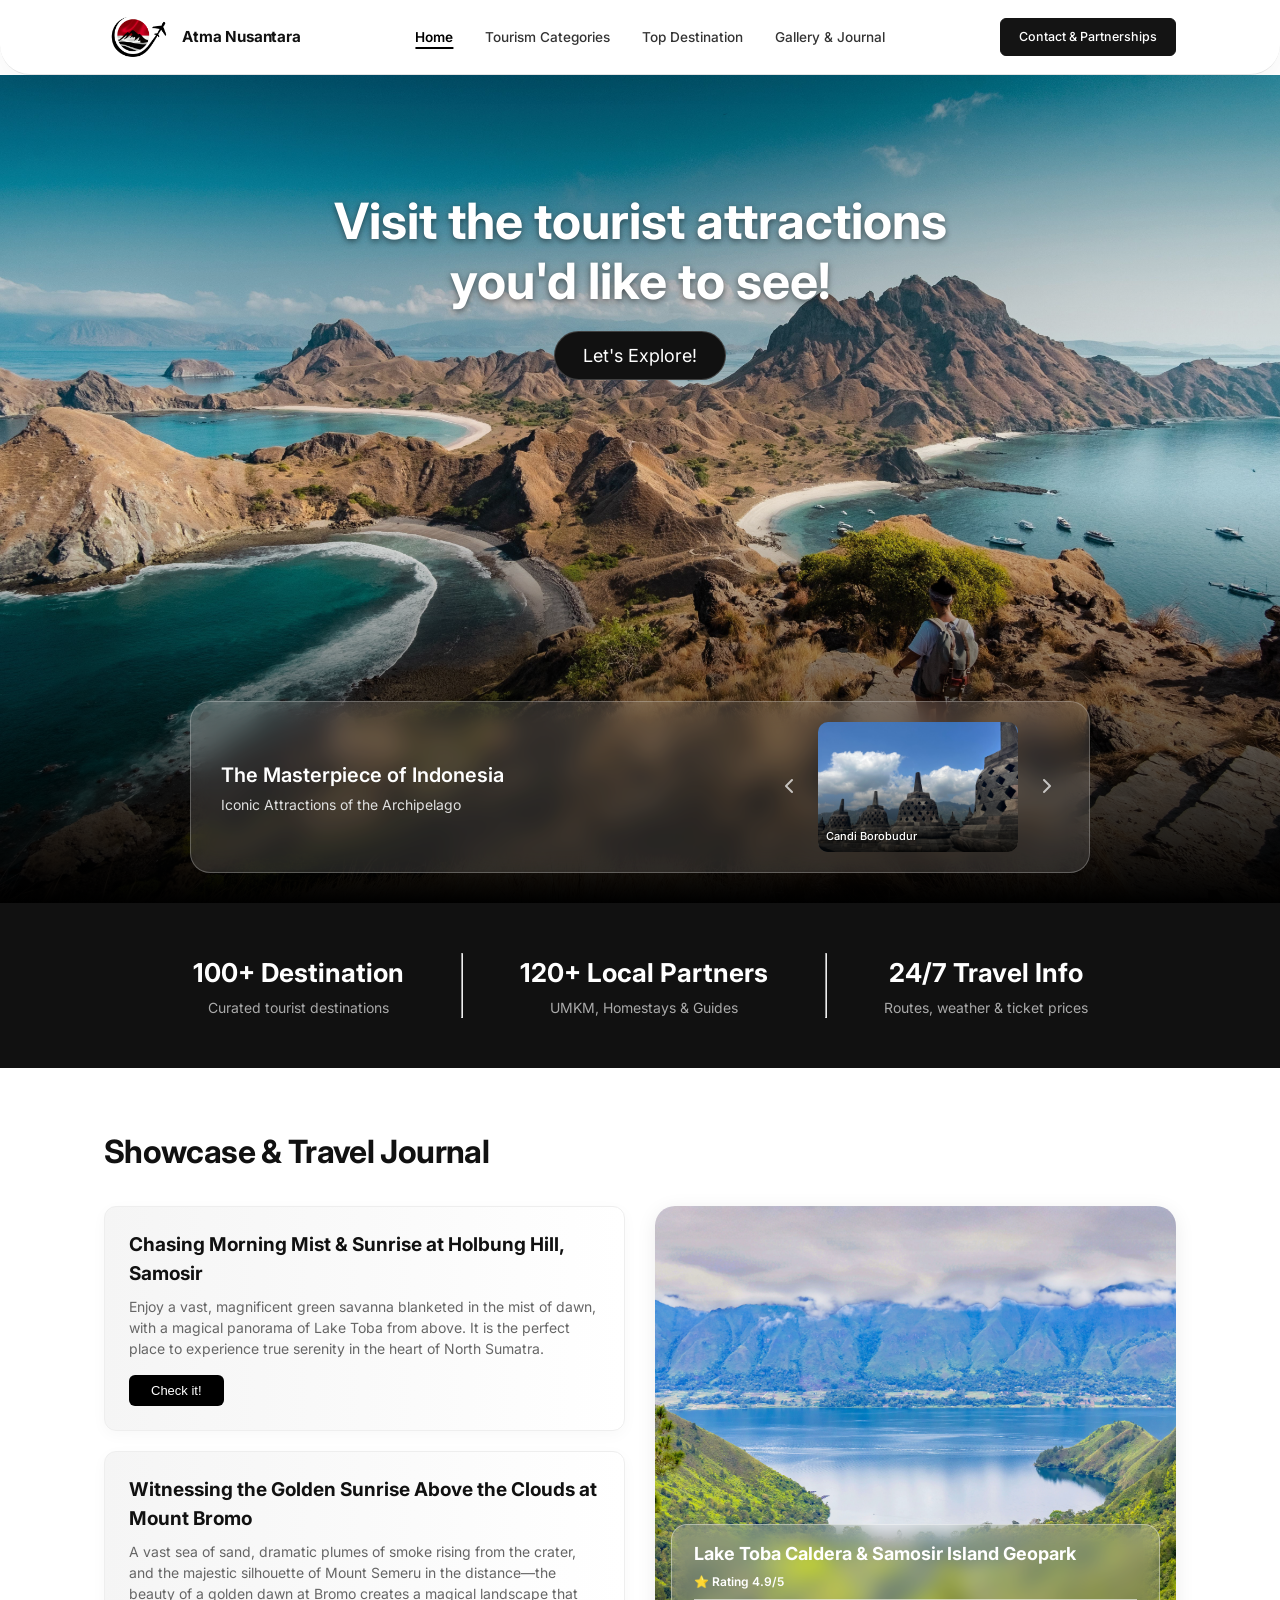
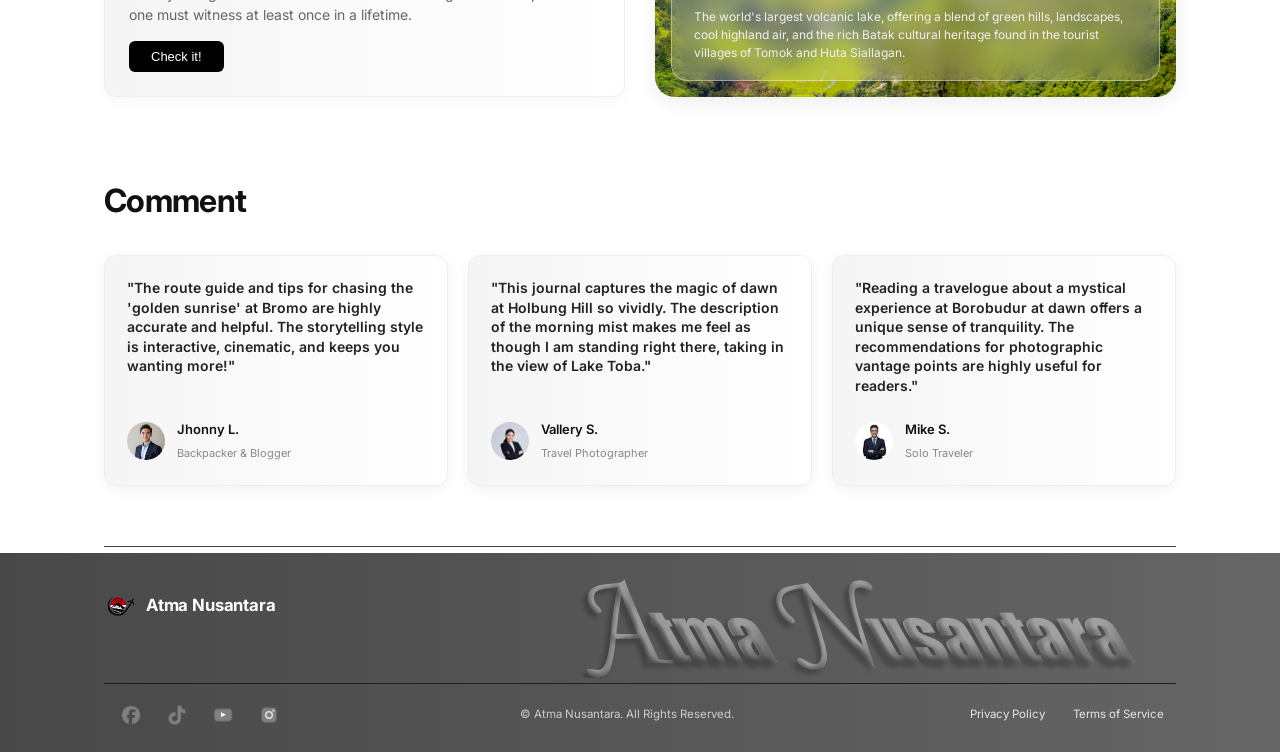
<file: index.html>
<!DOCTYPE html>
<html lang="id">

<head>
    <meta charset="UTF-8">
    <meta name="viewport" content="width=device-width, initial-scale=1.0, maximum-scale=1.0, user-scalable=no">
    <title>Home - Atma Nusantara</title>
    <link rel="stylesheet" href="assets/css/global.css?v=1.2">
    <link rel="stylesheet" href="assets/css/home.css">
    <!-- FontAwesome untuk ikon media sosial -->
    <link rel="stylesheet" href="https://cdnjs.cloudflare.com/ajax/libs/font-awesome/6.4.0/css/all.min.css">
    <link rel="icon" type="image/png" href="assets/icon/logo.png">
</head>

<body>

    <!-- Header & Navigation -->
    <header class="navbar">
    <div class="container nav-container">
      <a href="index.html" class="brand">
        <div class="brand-logo">
          <img src="assets/icon/logo.png" alt="logo-icon" width="70px" height="70px">
        </div>
        <span class="brand-name">Atma Nusantara</span>
      </a>

      <nav class="nav-links">
        <a href="index.html" class="active">Home</a>
        <a href="category.html">Tourism Categories</a>
        <a href="top-destination.html">Top Destination</a>
        <a href="gallery-journal.html">Gallery &amp; Journal</a>
      </nav>

      <div class="nav-cta">
        <a href="contact-partnership.html" class="btn-nav btn-dark">Contact &amp; Partnerships</a>
      </div>
      <!-- Mobile Hamburger Button -->
      <button class="menu-toggle" id="menuToggle" aria-label="Open Mobile Menu">
        <span></span>
        <span></span>
        <span></span>
      </button>
    </div>
  </header>

  <!-- Mobile Drawer Menu & Overlay -->
  <div class="menu-overlay" id="menuOverlay"></div>
  <aside class="mobile-menu" id="mobileMenu" aria-label="Mobile Navigation">
    <button class="menu-close" id="menuClose" aria-label="Close Mobile Menu">&times;</button>
    <nav class="mobile-nav-links">
      <a href="index.html" class="active">Home</a>
      <a href="category.html">Tourism Categories</a>
      <a href="top-destination.html">Top Destination</a>
      <a href="gallery-journal.html">Gallery &amp; Journal</a>
      <div class="mobile-nav-divider"></div>
      <a href="contact-partnership.html">Contact &amp; Partnership</a>
    </nav>
  </aside>

    <!-- Main Section -->
    <section id="home" class="main-section">
        <img src="assets/image/new/home/cover/cover-home.jpg" alt="View Cover" class="main-bg-img">
        <div class="main-overlay"></div>
        <div class="main-content">
            <h1>Visit the tourist attractions <br>you'd like to see!</h1>
            <a href="#showcase" class="main-btn-explore">Let's Explore!</a>
        </div>

        <!-- Highlight Gallery -->
        <div class="highlight-gallery">
            <div class="highlight-gallery-text">
                <h3>The Masterpiece of Indonesia</h3>
                <p>Iconic Attractions of the Archipelago</p>
            </div>
            <div class="highlight-gallery-slider">
                <button class="slider-btn prev" aria-label="Previous"><i class="fa-solid fa-chevron-left"></i></button>
                <div class="slider-img-card">
                    <img src="assets/image/new/home/iconic/borobudur.jpg" alt="Candi Borobudur">
                    <span>Candi Borobudur</span>
                </div>
                <button class="slider-btn next" aria-label="Next"><i class="fa-solid fa-chevron-right"></i></button>
            </div>
        </div>
    </section>

    <!-- Info Stats Bar -->
    <section class="stats-section">
        <div class="stats-container">
            <div class="stat-card">
                <h3>100+ Destination</h3>
                <p>Curated tourist destinations</p>
            </div>
            <hr>
            <div class="stat-card">
                <h3>120+ Local Partners</h3>
                <p>UMKM, Homestays &amp; Guides</p>
            </div>
            <hr>
            <div class="stat-card">
                <h3>24/7 Travel Info</h3>
                <p>Routes, weather &amp; ticket prices</p>
            </div>
        </div>
    </section>

    <!-- Showcase & Travel Journal Section -->
    <section id="showcase" class="showcase-section">
        <div class="container">
            <h2 class="section-title">Showcase &amp; Travel Journal</h2>
            <div class="showcase-grid">
                <div class="journal-left">
                    <div class="journal-card">
                        <h4>Chasing Morning Mist &amp; Sunrise at Holbung Hill, Samosir</h4>
                        <p>Enjoy a vast, magnificent green savanna blanketed in the mist of dawn, with a magical panorama of Lake Toba from above. It is the perfect place to experience true serenity in the heart of North Sumatra.</p>
                        <button class="btn-check" onclick="window.location.href='showcase.html?id=holbung-hill'">Check it!</button>
                    </div>
                    <div class="journal-card">
                        <h4>Witnessing the Golden Sunrise Above the Clouds at Mount Bromo</h4>
                        <p>A vast sea of sand, dramatic plumes of smoke rising from the crater, and the majestic silhouette of Mount Semeru in the distance—the beauty of a golden dawn at Bromo creates a magical landscape that one must witness at least once in a lifetime.</p>
                        <button class="btn-check" onclick="window.location.href='showcase.html?id=mount-bromo'">Check it!</button>
                    </div>
                </div>
                <div class="journal-right">
                    <div class="featured-card">
                        <img src="assets/image/new/home/the-showcases/danau-toba.jpg" alt="Lake Toba Caldera &amp; Samosir Island">
                        <div class="featured-info">
                            <div class="badge-title">
                                <h3>Lake Toba Caldera &amp; Samosir Island Geopark</h3>
                                <span class="rating">&#x2B50; Rating 4.9/5</span>
                            </div>
                            <p>The world's largest volcanic lake, offering a blend of green hills, landscapes, cool
                                highland air, and the rich Batak cultural heritage found in the tourist villages of
                                Tomok and Huta Siallagan.</p>
                        </div>
                    </div>
                </div>
            </div>
        </div>
    </section>

    <!-- Comments Section -->
    <section class="comments-section">
        <div class="container">
            <h2 class="section-title">Comment</h2>
            <div class="comments-grid">
                <div class="comment-card">
                    <p class="comment-text">"The route guide and tips for chasing the 'golden sunrise' at Bromo are highly accurate and helpful. The storytelling style is interactive, cinematic, and keeps you wanting more!"</p>
                    <div class="comment-user">
                        <img src="assets/user/Jhonny.jpg" alt="User Avatar">
                        <div>
                            <h5>Jhonny L.</h5>
                            <span>Backpacker &amp; Blogger</span>
                        </div>
                    </div>
                </div>
                <div class="comment-card">
                    <p class="comment-text">"This journal captures the magic of dawn at Holbung Hill so vividly. The description of the morning mist makes me feel as though I am standing right there, taking in the view of Lake Toba."</p>
                    <div class="comment-user">
                        <img src="assets/user/Vallery.jpg" alt="User Avatar">
                        <div>
                            <h5>Vallery S.</h5>
                            <span>Travel Photographer</span>
                        </div>
                    </div>
                </div>
                <div class="comment-card">
                    <p class="comment-text">"Reading a travelogue about a mystical experience at Borobudur at dawn offers a unique sense of tranquility. The recommendations for photographic vantage points are highly useful for readers."</p>
                    <div class="comment-user">
                        <img src="assets/user/Mike.jpg" alt="User Avatar">
                        <div>
                            <h5>Mike S.</h5>
                            <span>Solo Traveler</span>
                        </div>
                    </div>
                </div>
            </div>
        </div>
    </section>

    <!-- Garis Pemisah Atas Footer -->
    <div class="container">
      <hr class="pre-footer-line" />
    </div>

    <!-- Footer -->
    <footer class="site-footer">
    <div class="container">
      <div class="footer-top">
        <!-- Brand Kiri -->
        <a href="index.html" class="footer-brand">
          <div class="brand-emblem brand-emblem-footer">
            <div class="logo-circle-wrap">
              <img src="assets/icon/logo.png" alt="Atma Nusantara Logo" class="logo-img" width="60px" height="60px">
            </div>
          </div>
          <span class="brand-name-light">Atma Nusantara</span>
        </a>

        <!-- Image Watermark Kanan -->
        <div class="footer-watermark-wrap">
          <img src="assets/image/name-brand-footer.png" alt="Atma Nusantara Watermark" class="footer-watermark-img" width="650px" height="100px">
        </div>
      </div>

      <hr class="footer-divider" />

      <div class="footer-bottom">
        <div class="social-icons">
          <!-- Facebook -->
          <a href="https://facebook.com" aria-label="Facebook">
            <img src="assets/icon/facebook.png" alt="Facebook Icon" width="30px" height="30px">
          </a>
          <!-- TikTok -->
          <a href="https://tiktok.com" aria-label="TikTok">
            <img src="assets/icon/tiktok.png" alt="TikTok Icon" width="30px" height="30px">
          </a>
          <!-- YouTube -->
          <a href="https://youtube.com" aria-label="YouTube">
            <img src="assets/icon/youtube.png" alt="YouTube Icon" width="30px" height="30px">
          </a>
          <!-- Instagram -->
          <a href="https://instagram.com" aria-label="Instagram">
            <img src="assets/icon/instagram.png" alt="Instagram Icon" width="30px" height="30px">
          </a>
        </div>

        <p class="copyright">© Atma Nusantara. All Rights Reserved.</p>

        <div class="footer-legal">
          <a href="#">Privacy Policy</a>
          <a href="#">Terms of Service</a>
        </div>
      </div>
    </div>
  </footer>

    <!-- Script Interaktif Highlight Gallery Slider -->
    <script>
      const highlights = [
        { name: "Candi Borobudur", image: "assets/image/new/home/iconic/borobudur.jpg" },
        { name: "Taman Mini Indonesia Indah", image: "assets/image/new/home/iconic/TMI.jpg" },
        { name: "Raja Ampat", image: "assets/image/new/home/iconic/raja-ampat.jpg" },
        { name: "Danau Toba", image: "assets/image/new/home/the-showcases/danau-toba.jpg" }
      ];

      let currentHighlightIndex = 0;
      const sliderImg = document.querySelector(".slider-img-card img");
      const sliderSpan = document.querySelector(".slider-img-card span");
      const prevBtn = document.querySelector(".slider-btn.prev");
      const nextBtn = document.querySelector(".slider-btn.next");

      function updateHighlight(index) {
        if (!sliderImg || !sliderSpan) return;
        sliderImg.src = highlights[index].image;
        sliderImg.alt = highlights[index].name;
        sliderSpan.textContent = highlights[index].name;
      }

      if (prevBtn && nextBtn) {
        prevBtn.addEventListener("click", () => {
          currentHighlightIndex = (currentHighlightIndex - 1 + highlights.length) % highlights.length;
          updateHighlight(currentHighlightIndex);
        });

        nextBtn.addEventListener("click", () => {
          currentHighlightIndex = (currentHighlightIndex + 1) % highlights.length;
          updateHighlight(currentHighlightIndex);
        });
      }
    </script>
  <script src="assets/js/mobile-nav.js?v=1.2"></script>
</body>

</html>
</file>
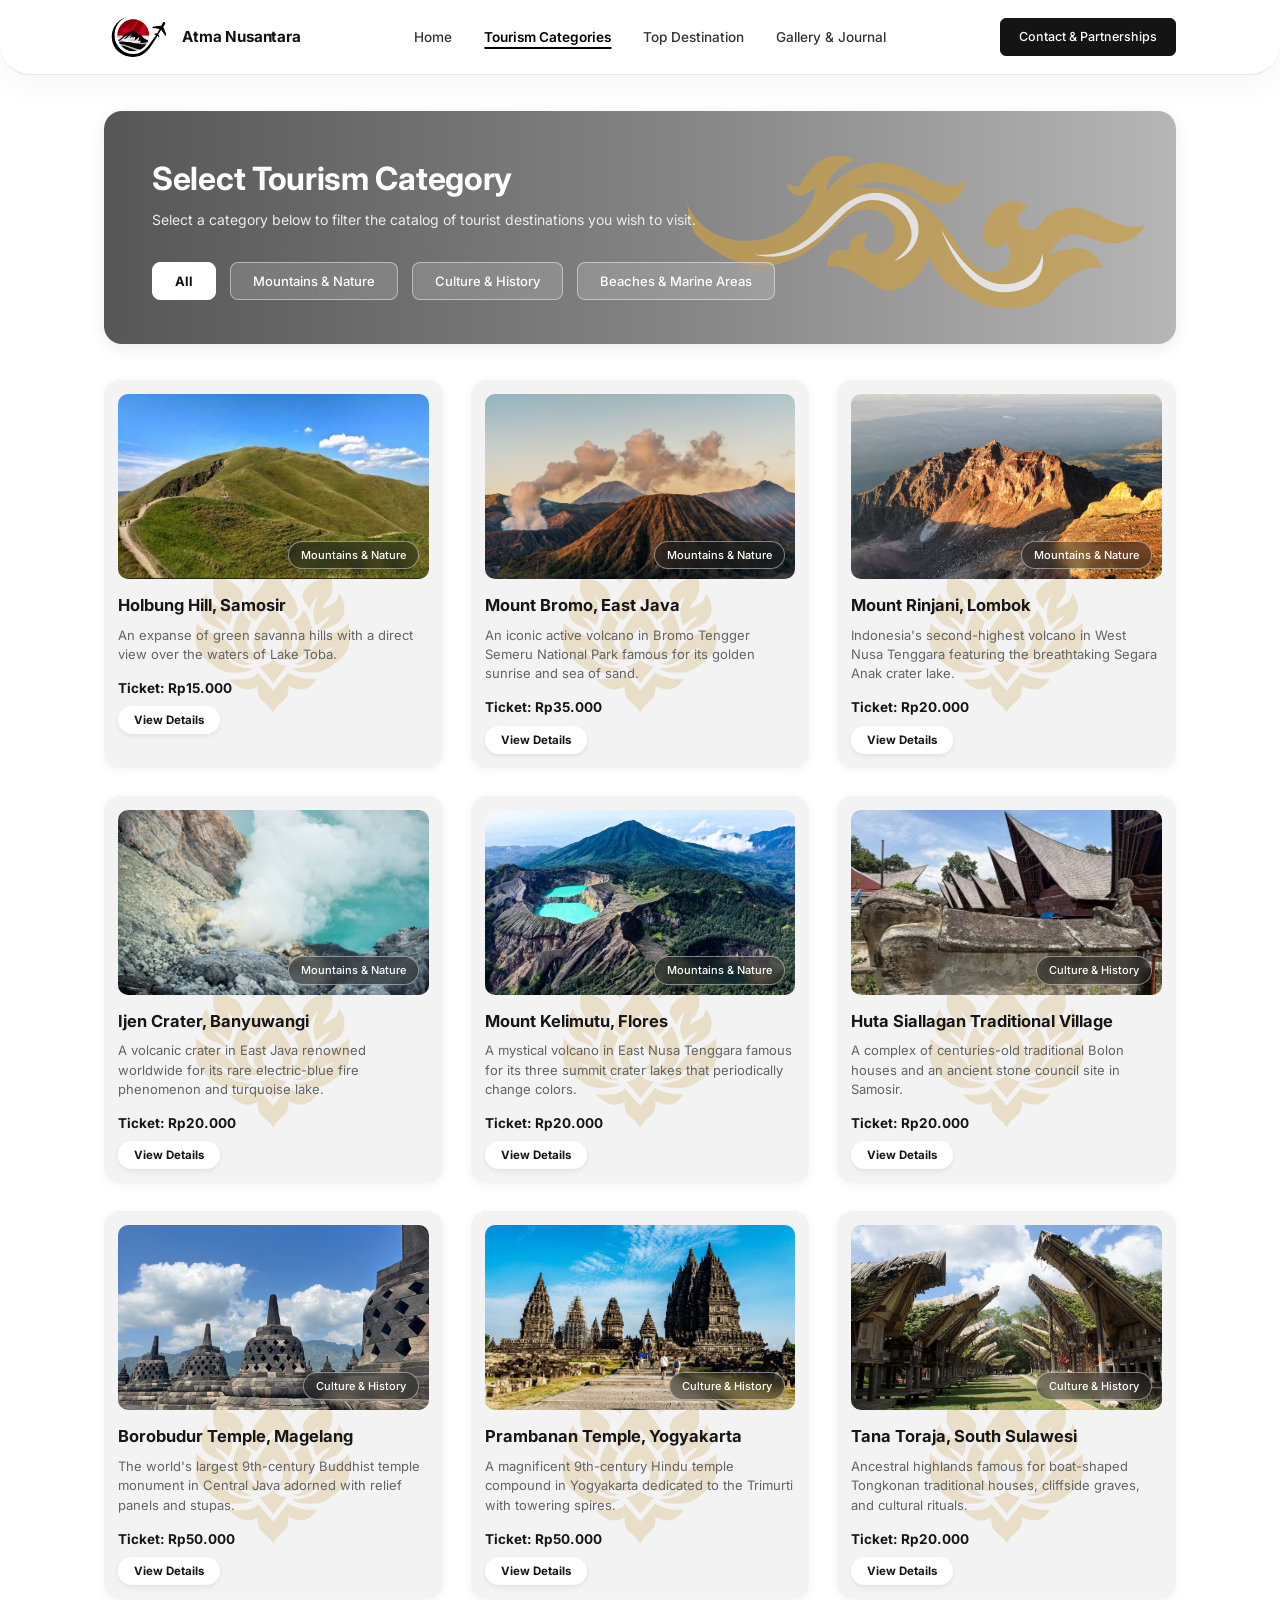
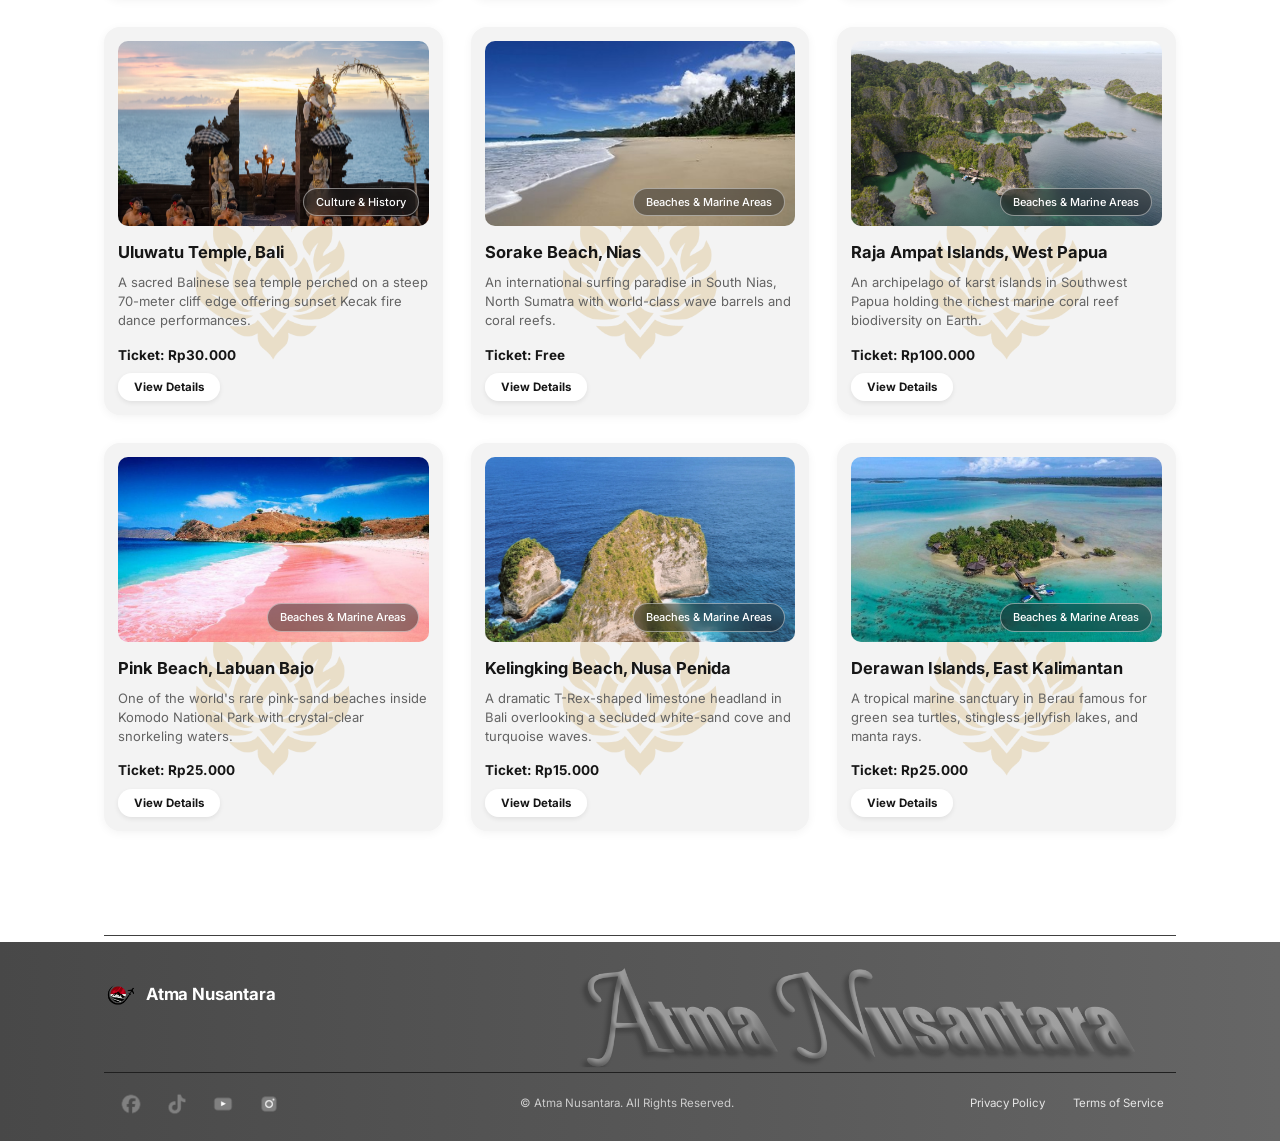
<file: category.html>
<!DOCTYPE html>
<html lang="id">
<head>
  <meta charset="UTF-8">
  <meta name="viewport" content="width=device-width, initial-scale=1.0">
  <title>Tourism Categories - Atma Nusantara</title>
  <link rel="stylesheet" href="assets/css/global.css?v=1.2">
  <link rel="stylesheet" href="assets/css/category.css">
  <link rel="icon" type="image/png" href="assets/icon/logo.png">
</head>
<body>

  <!-- ================= NAVBAR ================= -->
  <header class="navbar">
    <div class="container nav-container">
      <a href="index.html" class="brand">
        <div class="brand-logo">
          <img src="assets/icon/logo.png" alt="logo-icon" width="70px" height="70px">
        </div>
        <span class="brand-name">Atma Nusantara</span>
      </a>

      <nav class="nav-links">
        <a href="index.html">Home</a>
        <a href="category.html" class="active">Tourism Categories</a>
        <a href="top-destination.html">Top Destination</a>
        <a href="gallery-journal.html">Gallery &amp; Journal</a>
      </nav>

      <div class="nav-cta">
        <a href="contact-partnership.html" class="btn-nav btn-dark">Contact &amp; Partnerships</a>
      </div>
      <!-- Mobile Hamburger Button -->
      <button class="menu-toggle" id="menuToggle" aria-label="Open Mobile Menu">
        <span></span>
        <span></span>
        <span></span>
      </button>
    </div>
  </header>

  <!-- Mobile Drawer Menu & Overlay -->
  <div class="menu-overlay" id="menuOverlay"></div>
  <aside class="mobile-menu" id="mobileMenu" aria-label="Mobile Navigation">
    <button class="menu-close" id="menuClose" aria-label="Close Mobile Menu">&times;</button>
    <nav class="mobile-nav-links">
      <a href="index.html">Home</a>
      <a href="category.html" class="active">Tourism Categories</a>
      <a href="top-destination.html">Top Destination</a>
      <a href="gallery-journal.html">Gallery &amp; Journal</a>
      <div class="mobile-nav-divider"></div>
      <a href="contact-partnership.html">Contact &amp; Partnership</a>
    </nav>
  </aside>

  <div class="container main-wrapper">
    <!-- Hero / Category Filter Section -->
    <section class="category-banner">
      <img src="assets/corak/corak_2.png" alt="Corak Banner" class="banner-ornament">

      <div class="banner-content">
        <h1>Select Tourism Category</h1>
        <p>Select a category below to filter the catalog of tourist destinations you wish to visit.</p>

        <div class="filter-buttons" id="filterContainer">
          <button class="filter-btn active" data-category="all">All</button>
          <button class="filter-btn" data-category="Mountains & Nature">Mountains &amp; Nature</button>
          <button class="filter-btn" data-category="Culture & History">Culture &amp; History</button>
          <button class="filter-btn" data-category="Beaches & Marine Areas">Beaches &amp; Marine Areas</button>
        </div>
      </div>
    </section>

    <!-- Destination Cards Grid -->
    <main class="cards-grid" id="cardsGrid">
      <!-- Kartu akan di-render melalui category.js -->
    </main>
  </div>

  <!-- Garis Pemisah Atas Footer -->
  <div class="container">
    <hr class="pre-footer-line" />
  </div>

  <!-- ================= FOOTER ================= -->
  <footer class="site-footer">
    <div class="container">
      <div class="footer-top">
        <!-- Brand Kiri -->
        <a href="index.html" class="footer-brand">
          <div class="brand-emblem brand-emblem-footer">
            <div class="logo-circle-wrap">
              <img src="assets/icon/logo.png" alt="Atma Nusantara Logo" class="logo-img" width="60px" height="60px">
            </div>
          </div>
          <span class="brand-name-light">Atma Nusantara</span>
        </a>

        <!-- Image Watermark Kanan -->
        <div class="footer-watermark-wrap">
          <img src="assets/image/name-brand-footer.png" alt="Atma Nusantara Watermark" class="footer-watermark-img" width="650px" height="100px">
        </div>
      </div>

      <hr class="footer-divider" />

      <div class="footer-bottom">
        <div class="social-icons">
          <!-- Facebook -->
          <a href="https://facebook.com" aria-label="Facebook">
            <img src="assets/icon/facebook.png" alt="Facebook Icon" width="30px" height="30px">
          </a>
          <!-- TikTok -->
          <a href="https://tiktok.com" aria-label="TikTok">
            <img src="assets/icon/tiktok.png" alt="TikTok Icon" width="30px" height="30px">
          </a>
          <!-- YouTube -->
          <a href="https://youtube.com" aria-label="YouTube">
            <img src="assets/icon/youtube.png" alt="YouTube Icon" width="30px" height="30px">
          </a>
          <!-- Instagram -->
          <a href="https://instagram.com" aria-label="Instagram">
            <img src="assets/icon/instagram.png" alt="Instagram Icon" width="30px" height="30px">
          </a>
        </div>

        <p class="copyright">© Atma Nusantara. All Rights Reserved.</p>

        <div class="footer-legal">
          <a href="#">Privacy Policy</a>
          <a href="#">Terms of Service</a>
        </div>
      </div>
    </div>
  </footer>

  <script src="assets/js/destinations-data.js"></script>
  <script src="assets/js/category.js"></script>
  <script src="assets/js/mobile-nav.js?v=1.2"></script>
</body>
</html>
</file>
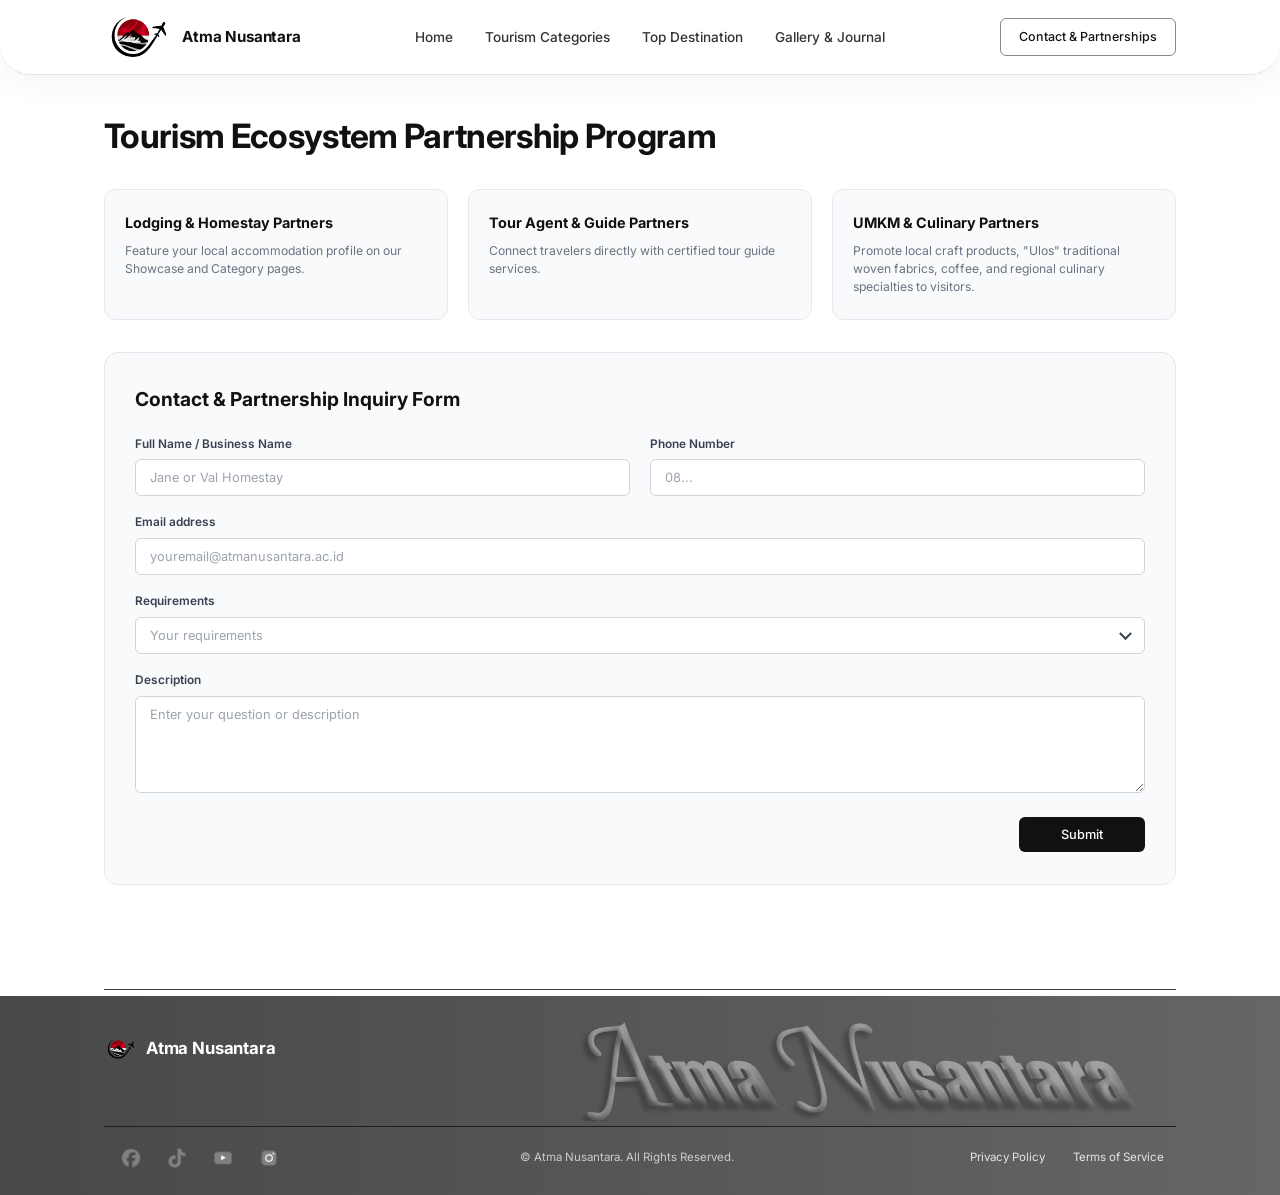
<file: contact-partnership.html>
<!DOCTYPE html>
<html lang="id">
<head>
    <meta charset="UTF-8">
    <meta name="viewport" content="width=device-width, initial-scale=1.0">
    <title>Contact &amp; Partnerships - Atma Nusantara</title>
    <link rel="stylesheet" href="assets/css/global.css?v=1.2">
    <link rel="stylesheet" href="assets/css/contact-partnership.css">
    <link rel="icon" type="image/png" href="assets/icon/logo.png">
</head>
<body>
    <!-- ================= NAVBAR ================= -->
  <header class="navbar">
    <div class="container nav-container">
      <a href="index.html" class="brand">
        <div class="brand-logo">
            <img src="assets/icon/logo.png" alt="logo-icon" width="70px" height="70px">
        </div>
        <span class="brand-name">Atma Nusantara</span>
      </a>

      <nav class="nav-links">
        <a href="index.html">Home</a>
        <a href="category.html">Tourism Categories</a>
        <a href="top-destination.html">Top Destination</a>
        <a href="gallery-journal.html">Gallery &amp; Journal</a>
      </nav>

      <div class="nav-cta">
        <a href="contact-partnership.html" class="btn-nav btn-outline">Contact &amp; Partnerships</a>
      </div>
      <!-- Mobile Hamburger Button -->
      <button class="menu-toggle" id="menuToggle" aria-label="Open Mobile Menu">
        <span></span>
        <span></span>
        <span></span>
      </button>
    </div>
  </header>

  <!-- Mobile Drawer Menu & Overlay -->
  <div class="menu-overlay" id="menuOverlay"></div>
  <aside class="mobile-menu" id="mobileMenu" aria-label="Mobile Navigation">
    <button class="menu-close" id="menuClose" aria-label="Close Mobile Menu">&times;</button>
    <nav class="mobile-nav-links">
      <a href="index.html">Home</a>
      <a href="category.html">Tourism Categories</a>
      <a href="top-destination.html">Top Destination</a>
      <a href="gallery-journal.html">Gallery &amp; Journal</a>
      <div class="mobile-nav-divider"></div>
      <a href="contact-partnership.html" class="active">Contact &amp; Partnership</a>
    </nav>
  </aside>

  <!-- ================= MAIN CONTENT ================= -->
  <main class="container main-content">
    
    <!-- Section: Partnership Program -->
    <section class="partnership-section">
      <h1 class="page-main-title">Tourism Ecosystem Partnership Program</h1>

      <!-- 3 Kartu Kategori Mitra -->
      <div class="partner-cards-grid">
        <div class="partner-card">
          <h3>Lodging &amp; Homestay Partners</h3>
          <p>Feature your local accommodation profile on our Showcase and Category pages.</p>
        </div>

        <div class="partner-card">
          <h3>Tour Agent &amp; Guide Partners</h3>
          <p>Connect travelers directly with certified tour guide services.</p>
        </div>

        <div class="partner-card">
          <h3>UMKM &amp; Culinary Partners</h3>
          <p>Promote local craft products, "Ulos" traditional woven fabrics, coffee, and regional culinary specialties to visitors.</p>
        </div>
      </div>

      <!-- Formulir Contact & Partnership -->
      <div class="inquiry-form-card">
        <h2>Contact &amp; Partnership Inquiry Form</h2>

        <form action="#" method="post" class="inquiry-form">
          <div class="form-row-two">
            <div class="form-group">
              <label for="fullname">Full Name / Business Name</label>
              <input type="text" id="fullname" name="fullname" placeholder="Jane or Val Homestay" required />
            </div>

            <div class="form-group">
              <label for="phone">Phone Number</label>
              <input type="tel" id="phone" name="phone" placeholder="08..." required />
            </div>
          </div>

          <div class="form-group">
            <label for="email">Email address</label>
            <input type="email" id="email" name="email" placeholder="youremail@atmanusantara.ac.id" required />
          </div>

          <!-- Kolom Requirements diubah menjadi Dropdown Select sesuai gambar terbaru -->
          <div class="form-group">
            <label for="requirements">Requirements</label>
            <div class="select-wrapper">
              <select id="requirements" name="requirements" required>
                <option value="" disabled selected>Your requirements</option>
                <option value="lodging">Lodging &amp; Homestay Partnership</option>
                <option value="tour-guide">Tour Agent &amp; Guide Partnership</option>
                <option value="umkm">UMKM &amp; Culinary Partnership</option>
                <option value="general">General Inquiry</option>
              </select>
            </div>
          </div>

          <div class="form-group">
            <label for="description">Description</label>
            <textarea id="description" name="description" rows="5" placeholder="Enter your question or description"></textarea>
          </div>

          <div class="form-actions">
            <button type="submit" class="btn-submit">Submit</button>
          </div>
        </form>
      </div>
    </section>

  </main>

  <!-- Garis Pemisah Atas Footer -->
  <div class="container">
    <hr class="pre-footer-line" />
  </div>

  <!-- ================= FOOTER ================= -->
  <footer class="site-footer">
    <div class="container">
      <div class="footer-top">
        <!-- Brand Kiri -->
        <a href="index.html" class="footer-brand">
          <div class="brand-emblem brand-emblem-footer">
            <div class="logo-circle-wrap">
              <img src="assets/icon/logo.png" alt="Atma Nusantara Logo" class="logo-img" width="60px" height="60px">
            </div>
          </div>
          <span class="brand-name-light">Atma Nusantara</span>
        </a>

        <!-- Image Watermark Kanan -->
        <div class="footer-watermark-wrap">
          <img src="assets/image/name-brand-footer.png" alt="Atma Nusantara Watermark" class="footer-watermark-img" width="650px" height="100px">
        </div>
      </div>

      <hr class="footer-divider" />

      <div class="footer-bottom">
        <div class="social-icons">
          <!-- Facebook -->
          <a href="https://facebook.com" aria-label="Facebook">
            <img src="assets/icon/facebook.png" alt="Facebook Icon" width="30px" height="30px">
          </a>
          <!-- TikTok -->
          <a href="https://tiktok.com" aria-label="TikTok">
            <img src="assets/icon/tiktok.png" alt="TikTok Icon" width="30px" height="30px">
          </a>
          <!-- YouTube -->
          <a href="https://youtube.com" aria-label="YouTube">
            <img src="assets/icon/youtube.png" alt="YouTube Icon" width="30px" height="30px">
          </a>
          <!-- Instagram -->
          <a href="https://instagram.com" aria-label="Instagram">
            <img src="assets/icon/instagram.png" alt="Instagram Icon" width="30px" height="30px">
          </a>
        </div>

        <p class="copyright">© Atma Nusantara. All Rights Reserved.</p>

        <div class="footer-legal">
          <a href="#">Privacy Policy</a>
          <a href="#">Terms of Service</a>
        </div>
      </div>
    </div>
  </footer>
  <script src="assets/js/mobile-nav.js?v=1.2"></script>
</body>
</html>
</file>
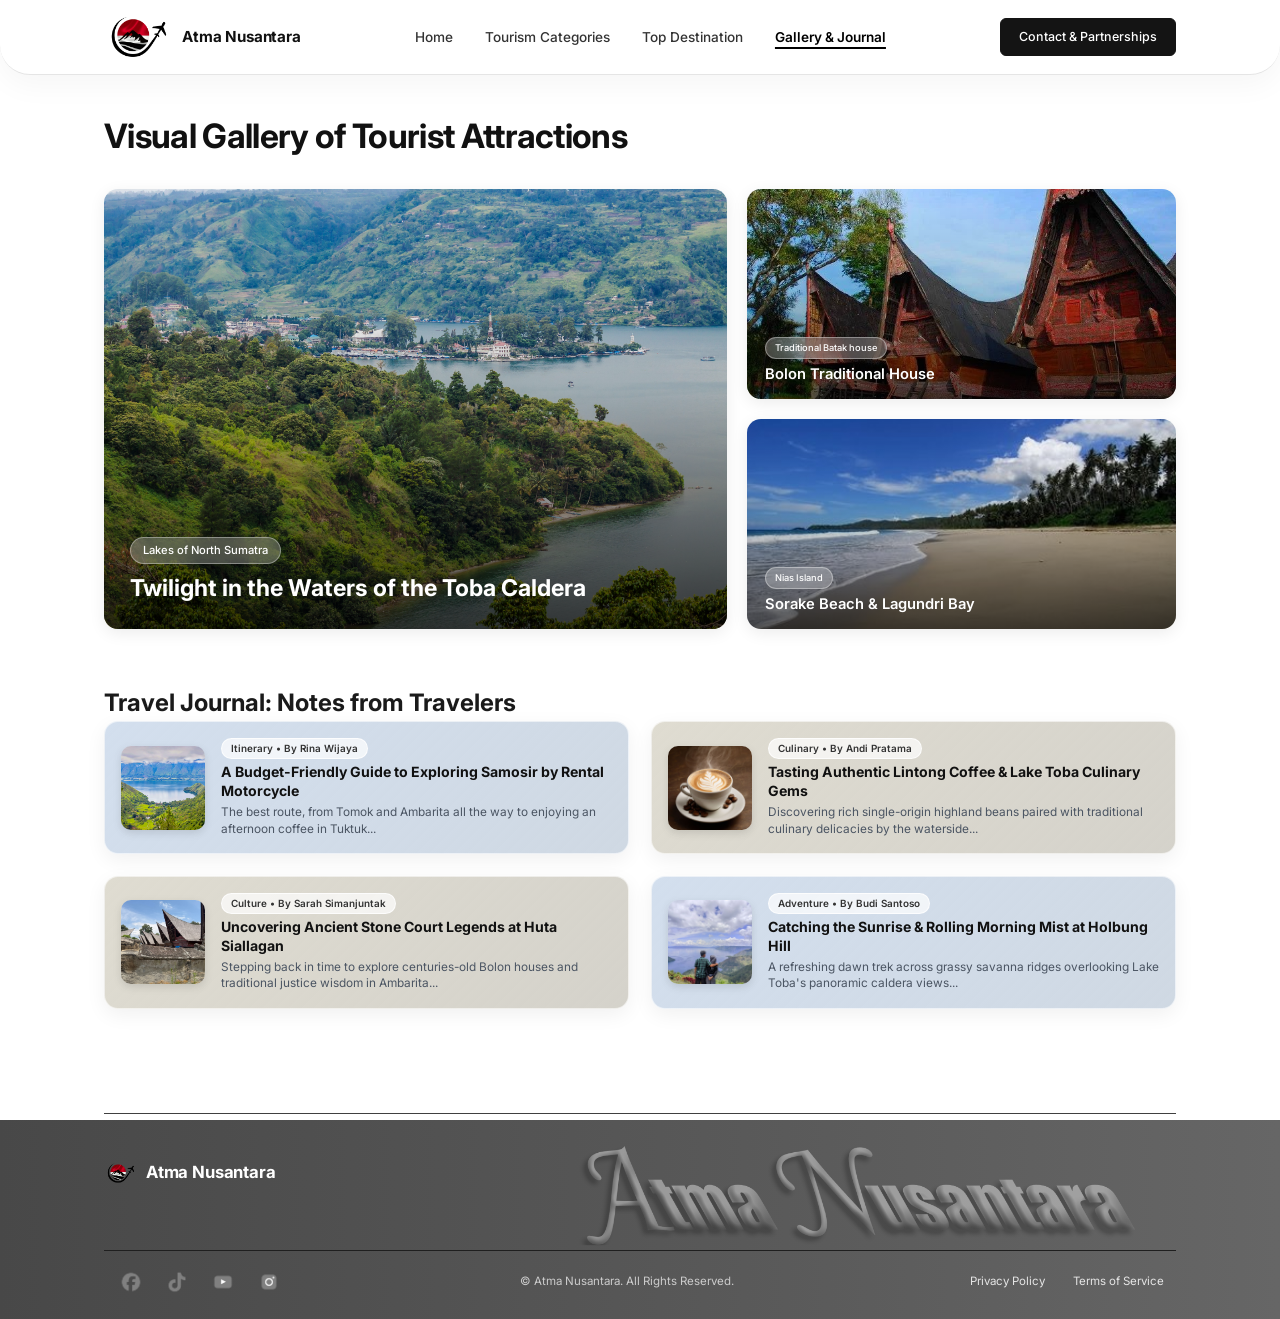
<file: gallery-journal.html>
<!DOCTYPE html>
<html lang="id">
<head>
  <meta charset="UTF-8">
  <meta name="viewport" content="width=device-width, initial-scale=1.0">
  <title>Gallery &amp; Journal - Atma Nusantara</title>
  <link rel="stylesheet" href="assets/css/global.css?v=1.2">
  <link rel="stylesheet" href="assets/css/gallery-journal.css">
  <link rel="icon" type="image/png" href="assets/icon/logo.png">
</head>
<body>
  <!-- ================= NAVBAR ================= -->
  <header class="navbar">
    <div class="container nav-container">
      <a href="index.html" class="brand">
        <div class="brand-logo">
          <img src="assets/icon/logo.png" alt="logo-icon" width="70px" height="70px">
        </div>
        <span class="brand-name">Atma Nusantara</span>
      </a>

      <nav class="nav-links">
        <a href="index.html">Home</a>
        <a href="category.html">Tourism Categories</a>
        <a href="top-destination.html">Top Destination</a>
        <a href="gallery-journal.html" class="active">Gallery &amp; Journal</a>
      </nav>

      <div class="nav-cta">
        <a href="contact-partnership.html" class="btn-nav btn-dark">Contact &amp; Partnerships</a>
      </div>
      <!-- Mobile Hamburger Button -->
      <button class="menu-toggle" id="menuToggle" aria-label="Open Mobile Menu">
        <span></span>
        <span></span>
        <span></span>
      </button>
    </div>
  </header>

  <!-- Mobile Drawer Menu & Overlay -->
  <div class="menu-overlay" id="menuOverlay"></div>
  <aside class="mobile-menu" id="mobileMenu" aria-label="Mobile Navigation">
    <button class="menu-close" id="menuClose" aria-label="Close Mobile Menu">&times;</button>
    <nav class="mobile-nav-links">
      <a href="index.html">Home</a>
      <a href="category.html">Tourism Categories</a>
      <a href="top-destination.html">Top Destination</a>
      <a href="gallery-journal.html" class="active">Gallery &amp; Journal</a>
      <div class="mobile-nav-divider"></div>
      <a href="contact-partnership.html">Contact &amp; Partnership</a>
    </nav>
  </aside>

  <!-- ================= MAIN CONTENT ================= -->
  <main class="container main-content">
    
    <!-- Section 1: Visual Gallery -->
    <section class="gallery-section">
      <h1 class="page-main-title">Visual Gallery of Tourist Attractions</h1>

      <div class="gallery-grid">
        <!-- Kartu Utama Kiri (Besar) -->
        <article class="gallery-card gallery-card-large">
          <img src="assets/image/new/galery-journal/galery/danau-toba.jpg" alt="Twilight in the Waters of the Toba Caldera">
          <div class="gallery-overlay-large">
            <span class="badge-glass">Lakes of North Sumatra</span>
            <h2>Twilight in the Waters of the Toba Caldera</h2>
          </div>
        </article>

        <!-- Kartu Kanan Atas (Diperbarui dengan Badge) -->
        <article class="gallery-card gallery-card-small">
          <img src="assets/image/new/galery-journal/galery/Rumah-Bolon.jpg" alt="Bolon Traditional House">
          <div class="gallery-overlay-small">
            <span class="badge-glass badge-glass-sm">Traditional Batak house</span>
            <h3>Bolon Traditional House</h3>
          </div>
        </article>

        <!-- Kartu Kanan Bawah (Diperbarui dengan Badge) -->
        <article class="gallery-card gallery-card-small">
          <img src="assets/image/new/galery-journal/galery/pantai-sorake.jpg" alt="Sorake Beach &amp; Lagundri Bay">
          <div class="gallery-overlay-small">
            <span class="badge-glass badge-glass-sm">Nias Island</span>
            <h3>Sorake Beach &amp; Lagundri Bay</h3>
          </div>
        </article>
      </div>
    </section>

    <!-- Section 2: Travel Journal -->
    <section class="journal-section">
      <h2 class="section-title">Travel Journal: Notes from Travelers</h2>

      <div class="journal-grid">
        <!-- Journal Card 1 -->
        <article class="journal-card theme-blue">
          <img src="assets/image/new/galery-journal/journal/danau-toba.jpg" alt="Lake Toba" class="journal-thumb">
          <div class="journal-info">
            <span class="journal-badge">Itinerary • By Rina Wijaya</span>
            <h3>A Budget-Friendly Guide to Exploring Samosir by Rental Motorcycle</h3>
            <p>The best route, from Tomok and Ambarita all the way to enjoying an afternoon coffee in Tuktuk...</p>
          </div>
        </article>

        <!-- Journal Card 2 -->
        <article class="journal-card theme-warm">
          <img src="assets/image/new/galery-journal/journal/coffe.jpg" alt="Coffe" class="journal-thumb">
          <div class="journal-info">
            <span class="journal-badge">Culinary • By Andi Pratama</span>
            <h3>Tasting Authentic Lintong Coffee &amp; Lake Toba Culinary Gems</h3>
            <p>Discovering rich single-origin highland beans paired with traditional culinary delicacies by the waterside...</p>
          </div>
        </article>

        <!-- Journal Card 3 -->
        <article class="journal-card theme-warm">
          <img src="assets/image/new/galery-journal/journal/huta-siallagan.jpg" alt="Huta Siallagan" class="journal-thumb">
          <div class="journal-info">
            <span class="journal-badge">Culture • By Sarah Simanjuntak</span>
            <h3>Uncovering Ancient Stone Court Legends at Huta Siallagan</h3>
            <p>Stepping back in time to explore centuries-old Bolon houses and traditional justice wisdom in Ambarita...</p>
          </div>
        </article>

        <!-- Journal Card 4 -->
        <article class="journal-card theme-blue">
          <img src="assets/image/new/galery-journal/journal/bukit-holbung.jpg" alt="Bukit Holbung" class="journal-thumb">
          <div class="journal-info">
            <span class="journal-badge">Adventure • By Budi Santoso</span>
            <h3>Catching the Sunrise &amp; Rolling Morning Mist at Holbung Hill</h3>
            <p>A refreshing dawn trek across grassy savanna ridges overlooking Lake Toba's panoramic caldera views...</p>
          </div>
        </article>
      </div>
    </section>

  </main>

  <!-- Garis Pemisah Atas Footer -->
  <div class="container">
    <hr class="pre-footer-line" />
  </div>

  <!-- ================= FOOTER ================= -->
  <footer class="site-footer">
    <div class="container">
      <div class="footer-top">
        <!-- Brand Kiri -->
        <a href="index.html" class="footer-brand">
          <div class="brand-emblem brand-emblem-footer">
            <div class="logo-circle-wrap">
              <img src="assets/icon/logo.png" alt="Atma Nusantara Logo" class="logo-img" width="60px" height="60px">
            </div>
          </div>
          <span class="brand-name-light">Atma Nusantara</span>
        </a>

        <!-- Image Watermark Kanan -->
        <div class="footer-watermark-wrap">
          <img src="assets/image/name-brand-footer.png" alt="Atma Nusantara Watermark" class="footer-watermark-img" width="650px" height="100px">
        </div>
      </div>

      <hr class="footer-divider" />

      <div class="footer-bottom">
        <div class="social-icons">
          <!-- Facebook -->
          <a href="https://facebook.com" aria-label="Facebook">
            <img src="assets/icon/facebook.png" alt="Facebook Icon" width="30px" height="30px">
          </a>
          <!-- TikTok -->
          <a href="https://tiktok.com" aria-label="TikTok">
            <img src="assets/icon/tiktok.png" alt="TikTok Icon" width="30px" height="30px">
          </a>
          <!-- YouTube -->
          <a href="https://youtube.com" aria-label="YouTube">
            <img src="assets/icon/youtube.png" alt="YouTube Icon" width="30px" height="30px">
          </a>
          <!-- Instagram -->
          <a href="https://instagram.com" aria-label="Instagram">
            <img src="assets/icon/instagram.png" alt="Instagram Icon" width="30px" height="30px">
          </a>
        </div>

        <p class="copyright">© Atma Nusantara. All Rights Reserved.</p>

        <div class="footer-legal">
          <a href="#">Privacy Policy</a>
          <a href="#">Terms of Service</a>
        </div>
      </div>
    </div>
  </footer>
  <script src="assets/js/mobile-nav.js?v=1.2"></script>
</body>
</html>
</file>
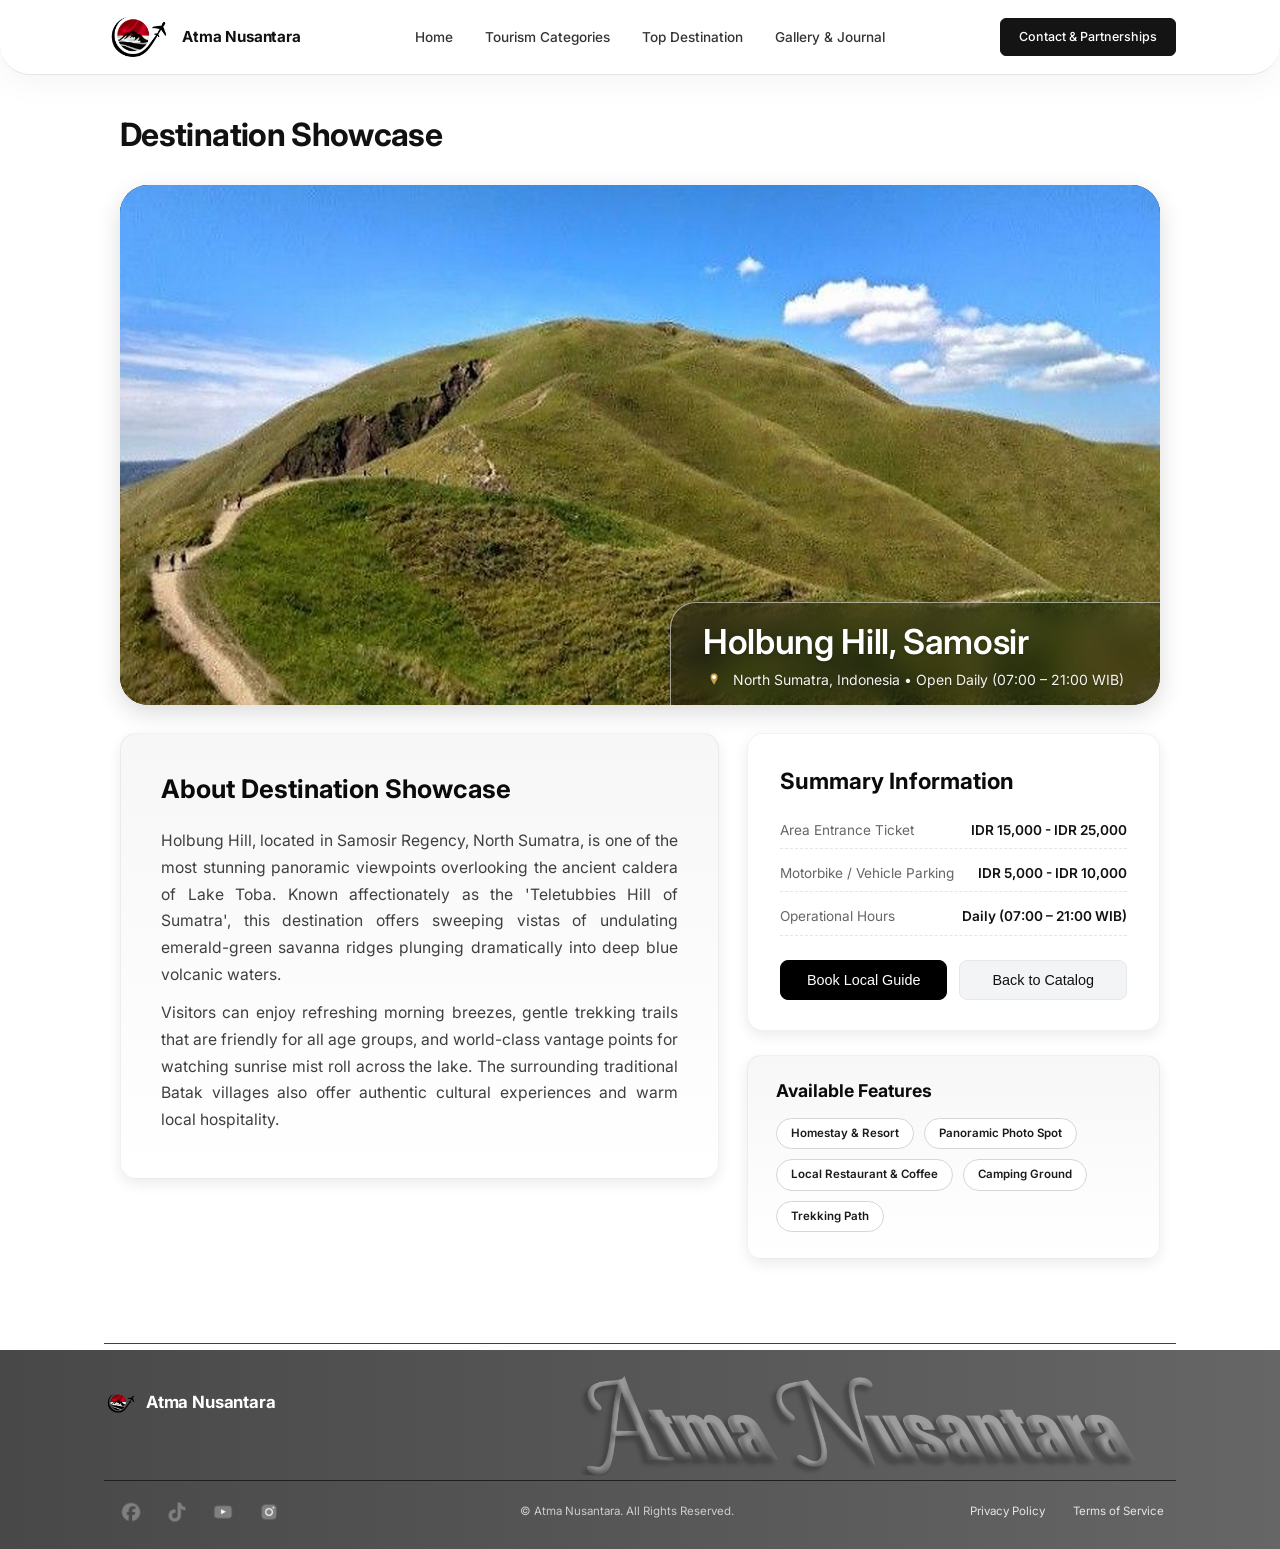
<file: showcase.html>
<!DOCTYPE html>
<html lang="id">
<head>
  <meta charset="UTF-8">
  <meta name="viewport" content="width=device-width, initial-scale=1.0">
  <title>Showcase: Holbung Hill - Atma Nusantara</title>
  <link rel="stylesheet" href="assets/css/global.css?v=1.2">
  <link rel="stylesheet" href="assets/css/showcase.css">
  <link rel="icon" type="image/png" href="assets/icon/logo.png">
</head>
<body>

  <!-- ================= NAVBAR ================= -->
  <header class="navbar">
    <div class="container nav-container">
      <a href="index.html" class="brand">
        <div class="brand-logo">
          <img src="assets/icon/logo.png" alt="logo-icon" width="70px" height="70px">
        </div>
        <span class="brand-name">Atma Nusantara</span>
      </a>

      <nav class="nav-links">
        <a href="index.html">Home</a>
        <a href="category.html">Tourism Categories</a>
        <a href="top-destination.html">Top Destination</a>
        <a href="gallery-journal.html">Gallery &amp; Journal</a>
      </nav>

      <div class="nav-cta">
        <a href="contact-partnership.html" class="btn-nav btn-dark">Contact &amp; Partnerships</a>
      </div>
      <!-- Mobile Hamburger Button -->
      <button class="menu-toggle" id="menuToggle" aria-label="Open Mobile Menu">
        <span></span>
        <span></span>
        <span></span>
      </button>
    </div>
  </header>

  <!-- Mobile Drawer Menu & Overlay -->
  <div class="menu-overlay" id="menuOverlay"></div>
  <aside class="mobile-menu" id="mobileMenu" aria-label="Mobile Navigation">
    <button class="menu-close" id="menuClose" aria-label="Close Mobile Menu">&times;</button>
    <nav class="mobile-nav-links">
      <a href="index.html">Home</a>
      <a href="category.html" class="active">Tourism Categories</a>
      <a href="top-destination.html">Top Destination</a>
      <a href="gallery-journal.html">Gallery &amp; Journal</a>
      <div class="mobile-nav-divider"></div>
      <a href="contact-partnership.html">Contact &amp; Partnership</a>
    </nav>
  </aside>

  <!-- ================= MAIN CONTENT ================= -->
  <main class="container main-wrapper">
    <!-- Image Banner -->
    <section class="img">
      <h1 class="page-main-title">Destination Showcase</h1>
      <div class="banner">
        <img id="showcaseImg" src="assets/image/new/tourism-categories/bukit-holbung.jpg" alt="Holbung Hill Samosir" class="main-img">
        <div class="cpt">
          <h3 id="showcaseTitle" class="cpt-name">Holbung Hill, Samosir</h3>
          <p class="cpt-det">
            <span class="pin"><img src="assets/icon/gps_1.png" alt="GPS Mark"></span>
            <span id="showcaseLocation">North Sumatra, Indonesia &bull; Open Daily (07:00 – 21:00 WIB)</span>
          </p>
        </div>
      </div>
    </section>

    <div class="desc-wrapper">
      <!-- Description -->
      <section class="desc">
        <div class="box box-desc">
          <div class="box-content" id="showcaseAbout">
            <h3>About Destination Showcase</h3>
            <p>
              Holbung Hill, located in Samosir Regency, North Sumatra, is one of the most stunning panoramic viewpoints overlooking the ancient caldera of Lake Toba. Known affectionately as the "Teletubbies Hill of Sumatra", this destination offers sweeping vistas of undulating emerald-green savanna ridges plunging dramatically into deep blue volcanic waters.
            </p>
            <p>
              Visitors can enjoy refreshing morning breezes, gentle trekking trails that are friendly for all age groups, and world-class vantage points for watching sunrise mist roll across the lake. The surrounding traditional Batak villages also offer authentic cultural experiences and warm local hospitality.
            </p>
          </div>
        </div>
      </section>

      <!-- Summary -->
      <section class="sum">
        <div class="box box-sum">
          <div class="box-content">
            <h3>Summary Information</h3>
            <div class="info">
              <span>Area Entrance Ticket</span>
              <span id="showcaseTicket">IDR 15,000 - IDR 25,000</span>
            </div>
            <div class="info">
              <span>Motorbike / Vehicle Parking</span>
              <span id="showcaseParking">IDR 5,000 - IDR 10,000</span>
            </div>
            <div class="info">
              <span>Operational Hours</span>
              <span id="showcaseHours">Daily (07:00 – 21:00 WIB)</span>
            </div>
            <div class="button-group">
              <button class="button1" onclick="window.location.href='contact-partnership.html'">Book Local Guide</button>
              <button class="button2" onclick="window.location.href='category.html'">Back to Catalog</button>
            </div>
          </div>
        </div>

        <div class="box box-feat">
          <div class="box-content">
            <h3>Available Features</h3>
            <div class="badge-group" id="showcaseBadges">
              <span class="badge-pill">Homestay &amp; Resort</span>
              <span class="badge-pill">Panoramic Photo Spot</span>
              <span class="badge-pill">Local Restaurant &amp; Coffee</span>
              <span class="badge-pill">Camping Ground</span>
              <span class="badge-pill">Trekking Path</span>
            </div>
          </div>
        </div>
      </section>
    </div>
  </main>

  <!-- Garis Pemisah Atas Footer -->
  <div class="container">
    <hr class="pre-footer-line" />
  </div>

  <!-- ================= FOOTER ================= -->
  <footer class="site-footer">
    <div class="container">
      <div class="footer-top">
        <!-- Brand Kiri -->
        <a href="index.html" class="footer-brand">
          <div class="brand-emblem brand-emblem-footer">
            <div class="logo-circle-wrap">
              <img src="assets/icon/logo.png" alt="Atma Nusantara Logo" class="logo-img" width="60px" height="60px">
            </div>
          </div>
          <span class="brand-name-light">Atma Nusantara</span>
        </a>

        <!-- Image Watermark Kanan -->
        <div class="footer-watermark-wrap">
          <img src="assets/image/name-brand-footer.png" alt="Atma Nusantara Watermark" class="footer-watermark-img" width="650px" height="100px">
        </div>
      </div>

      <hr class="footer-divider" />

      <div class="footer-bottom">
        <div class="social-icons">
          <!-- Facebook -->
          <a href="https://facebook.com" aria-label="Facebook">
            <img src="assets/icon/facebook.png" alt="Facebook Icon" width="30px" height="30px">
          </a>
          <!-- TikTok -->
          <a href="https://tiktok.com" aria-label="TikTok">
            <img src="assets/icon/tiktok.png" alt="TikTok Icon" width="30px" height="30px">
          </a>
          <!-- YouTube -->
          <a href="https://youtube.com" aria-label="YouTube">
            <img src="assets/icon/youtube.png" alt="YouTube Icon" width="30px" height="30px">
          </a>
          <!-- Instagram -->
          <a href="https://instagram.com" aria-label="Instagram">
            <img src="assets/icon/instagram.png" alt="Instagram Icon" width="30px" height="30px">
          </a>
        </div>

        <p class="copyright">© Atma Nusantara. All Rights Reserved.</p>

        <div class="footer-legal">
          <a href="#">Privacy Policy</a>
          <a href="#">Terms of Service</a>
        </div>
      </div>
    </div>
  </footer>

  <!-- Scripts -->
  <script src="assets/js/destinations-data.js"></script>
  <script src="assets/js/showcase.js"></script>
  <script src="assets/js/mobile-nav.js?v=1.2"></script>
</body>
</html>
</file>
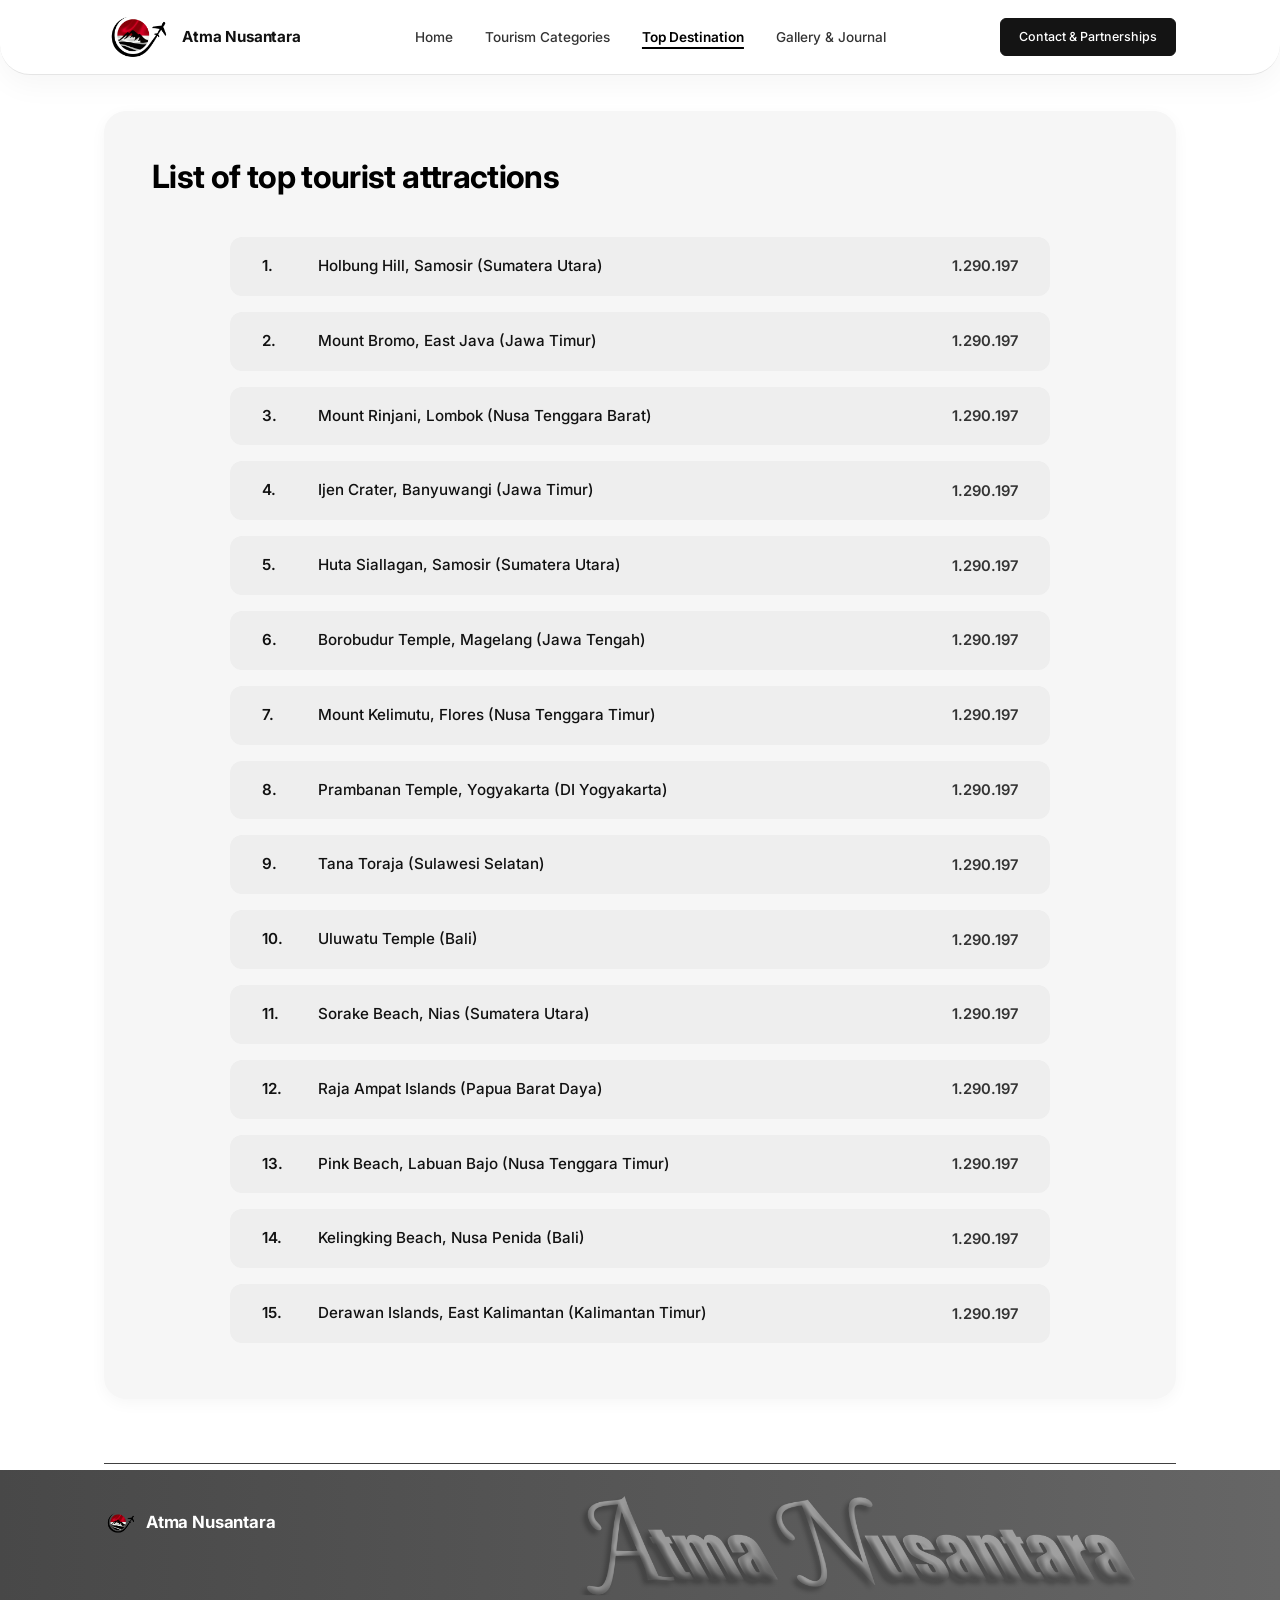
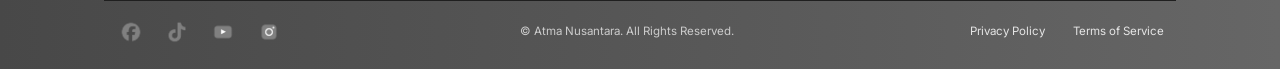
<file: top-destination.html>
<!DOCTYPE html>
<html lang="id">
<head>
    <meta charset="UTF-8">
    <meta name="viewport" content="width=device-width, initial-scale=1.0">
    <title>Top Destination Atma Nusantara</title>
    <link rel="stylesheet" href="assets/css/global.css?v=1.2">
    <link rel="stylesheet" href="assets/css/top-destination.css">
    <link rel="icon" type="image/png" href="assets/icon/logo.png">
</head>
<body>
    <!-- Header & Navigation -->
    <header class="navbar">
    <div class="container nav-container">
      <a href="index.html" class="brand">
        <div class="brand-logo">
          <img src="assets/icon/logo.png" alt="logo-icon" width="70px" height="70px">
        </div>
        <span class="brand-name">Atma Nusantara</span>
      </a>

      <nav class="nav-links">
        <a href="index.html">Home</a>
        <a href="category.html">Tourism Categories</a>
        <a href="top-destination.html"  class="active">Top Destination</a>
        <a href="gallery-journal.html">Gallery &amp; Journal</a>
      </nav>

      <div class="nav-cta">
        <a href="contact-partnership.html" class="btn-nav btn-dark">Contact &amp; Partnerships</a>
      </div>
      <!-- Mobile Hamburger Button -->
      <button class="menu-toggle" id="menuToggle" aria-label="Open Mobile Menu">
        <span></span>
        <span></span>
        <span></span>
      </button>
    </div>
  </header>

  <!-- Mobile Drawer Menu & Overlay -->
  <div class="menu-overlay" id="menuOverlay"></div>
  <aside class="mobile-menu" id="mobileMenu" aria-label="Mobile Navigation">
    <button class="menu-close" id="menuClose" aria-label="Close Mobile Menu">&times;</button>
    <nav class="mobile-nav-links">
      <a href="index.html">Home</a>
      <a href="category.html">Tourism Categories</a>
      <a href="top-destination.html" class="active">Top Destination</a>
      <a href="gallery-journal.html">Gallery &amp; Journal</a>
      <div class="mobile-nav-divider"></div>
      <a href="contact-partnership.html">Contact &amp; Partnership</a>
    </nav>
  </aside>

  <!-- ================= MAIN CONTENT ================= -->
  <main class="container main-wrapper">
    <section class="top-destination-box">
      <h1 class="top-title">List of top tourist attractions</h1>

      <ol class="top-list">
        <li class="top-item">
          <div class="top-item-left">
            <span class="top-number">1.</span>
            <span class="top-name">Holbung Hill, Samosir (Sumatera Utara)</span>
          </div>
          <span class="top-views">1.290.197</span>
        </li>

        <li class="top-item">
          <div class="top-item-left">
            <span class="top-number">2.</span>
            <span class="top-name">Mount Bromo, East Java (Jawa Timur)</span>
          </div>
          <span class="top-views">1.290.197</span>
        </li>

        <li class="top-item">
          <div class="top-item-left">
            <span class="top-number">3.</span>
            <span class="top-name">Mount Rinjani, Lombok (Nusa Tenggara Barat)</span>
          </div>
          <span class="top-views">1.290.197</span>
        </li>

        <li class="top-item">
          <div class="top-item-left">
            <span class="top-number">4.</span>
            <span class="top-name">Ijen Crater, Banyuwangi (Jawa Timur)</span>
          </div>
          <span class="top-views">1.290.197</span>
        </li>

        <li class="top-item">
          <div class="top-item-left">
            <span class="top-number">5.</span>
            <span class="top-name">Huta Siallagan, Samosir (Sumatera Utara)</span>
          </div>
          <span class="top-views">1.290.197</span>
        </li>

        <li class="top-item">
          <div class="top-item-left">
            <span class="top-number">6.</span>
            <span class="top-name">Borobudur Temple, Magelang (Jawa Tengah)</span>
          </div>
          <span class="top-views">1.290.197</span>
        </li>

        <li class="top-item">
          <div class="top-item-left">
            <span class="top-number">7.</span>
            <span class="top-name">Mount Kelimutu, Flores (Nusa Tenggara Timur)</span>
          </div>
          <span class="top-views">1.290.197</span>
        </li>

        <li class="top-item">
          <div class="top-item-left">
            <span class="top-number">8.</span>
            <span class="top-name">Prambanan Temple, Yogyakarta (DI Yogyakarta)</span>
          </div>
          <span class="top-views">1.290.197</span>
        </li>

        <li class="top-item">
          <div class="top-item-left">
            <span class="top-number">9.</span>
            <span class="top-name">Tana Toraja (Sulawesi Selatan)</span>
          </div>
          <span class="top-views">1.290.197</span>
        </li>

        <li class="top-item">
          <div class="top-item-left">
            <span class="top-number">10.</span>
            <span class="top-name">Uluwatu Temple (Bali)</span>
          </div>
          <span class="top-views">1.290.197</span>
        </li>

        <li class="top-item">
          <div class="top-item-left">
            <span class="top-number">11.</span>
            <span class="top-name">Sorake Beach, Nias (Sumatera Utara)</span>
          </div>
          <span class="top-views">1.290.197</span>
        </li>

        <li class="top-item">
          <div class="top-item-left">
            <span class="top-number">12.</span>
            <span class="top-name">Raja Ampat Islands (Papua Barat Daya)</span>
          </div>
          <span class="top-views">1.290.197</span>
        </li>

        <li class="top-item">
          <div class="top-item-left">
            <span class="top-number">13.</span>
            <span class="top-name">Pink Beach, Labuan Bajo (Nusa Tenggara Timur)</span>
          </div>
          <span class="top-views">1.290.197</span>
        </li>

        <li class="top-item">
          <div class="top-item-left">
            <span class="top-number">14.</span>
            <span class="top-name">Kelingking Beach, Nusa Penida (Bali)</span>
          </div>
          <span class="top-views">1.290.197</span>
        </li>

        <li class="top-item">
          <div class="top-item-left">
            <span class="top-number">15.</span>
            <span class="top-name">Derawan Islands, East Kalimantan (Kalimantan Timur)</span>
          </div>
          <span class="top-views">1.290.197</span>
        </li>
      </ol>
    </section>
  </main>

  <!-- Garis Pemisah Atas Footer -->
  <div class="container">
    <hr class="pre-footer-line" />
  </div>

    <!-- Footer -->
    <footer class="site-footer">
    <div class="container">
      <div class="footer-top">
        <!-- Brand Kiri -->
        <a href="index.html" class="footer-brand">
          <div class="brand-emblem brand-emblem-footer">
            <div class="logo-circle-wrap">
              <img src="assets/icon/logo.png" alt="Atma Nusantara Logo" class="logo-img" width="60px" height="60px">
            </div>
          </div>
          <span class="brand-name-light">Atma Nusantara</span>
        </a>

        <!-- Image Watermark Kanan -->
        <div class="footer-watermark-wrap">
          <img src="assets/image/name-brand-footer.png" alt="Atma Nusantara Watermark" class="footer-watermark-img" width="650px" height="100px">
        </div>
      </div>

      <hr class="footer-divider" />

      <div class="footer-bottom">
        <div class="social-icons">
          <!-- Facebook -->
          <a href="https://facebook.com" aria-label="Facebook">
            <img src="assets/icon/facebook.png" alt="Facebook Icon" width="30px" height="30px">
          </a>
          <!-- TikTok -->
          <a href="https://tiktok.com" aria-label="TikTok">
            <img src="assets/icon/tiktok.png" alt="TikTok Icon" width="30px" height="30px">
          </a>
          <!-- YouTube -->
          <a href="https://youtube.com" aria-label="YouTube">
            <img src="assets/icon/youtube.png" alt="YouTube Icon" width="30px" height="30px">
          </a>
          <!-- Instagram -->
          <a href="https://instagram.com" aria-label="Instagram">
            <img src="assets/icon/instagram.png" alt="Instagram Icon" width="30px" height="30px">
          </a>
        </div>

        <p class="copyright">© Atma Nusantara. All Rights Reserved.</p>

        <div class="footer-legal">
          <a href="#">Privacy Policy</a>
          <a href="#">Terms of Service</a>
        </div>
      </div>
    </div>
  </footer>

  <script src="assets/js/mobile-nav.js?v=1.2"></script>
</body>
</html>
</file>
<file: assets/css/global.css>
/* =========================================================
   ATMA NUSANTARA - GLOBAL & COMMON STYLES
   Reset, Typography, Container, Navbar, & Footer
   ========================================================= */

@import url('https://fonts.googleapis.com/css2?family=Inter:wght@400;500;600;700&display=swap');

/* --- Reset & Base Styles --- */
* {
  margin: 0;
  padding: 0;
  box-sizing: border-box;
  scroll-behavior: smooth;
}

body {
  font-family: 'Inter', -apple-system, BlinkMacSystemFont, 'Segoe UI', Roboto, sans-serif;
  background-color: #ffffff;
  color: #1a1a1a;
  line-height: 1.5;
  display: flex;
  flex-direction: column;
  min-height: 100vh;
  overflow-x: hidden;
}

a {
  text-decoration: none;
  color: inherit;
  transition: all 0.2s ease;
}

img {
  display: block;
  max-width: 100%;
}

.container {
  width: 100%;
  max-width: 1120px;
  margin: 0 auto;
  padding: 0 24px;
}

.main-content,
.main-wrapper {
  flex: 1;
  padding-top: 36px;
  padding-bottom: 64px;
}

/* --- Brand Logo / Emblem --- */
.brand,
.footer-brand {
  display: inline-flex;
  align-items: center;
  gap: 8px;
}

.brand-logo {
  display: flex;
  align-items: center;
  justify-content: center;
}

.brand-emblem {
  position: relative;
  width: 44px;
  height: 34px;
  display: flex;
  align-items: center;
  color: #111111;
}

.logo-img {
  width: 100%;
  height: 100%;
  object-fit: cover;
}

.brand-name {
  font-weight: 700;
  font-size: 0.95rem;
  color: #111111;
  letter-spacing: -0.01em;
}

.brand-emblem-footer {
  width: 34px;
  height: 34px;
}

/* --- Floating Navbar --- */
.navbar {
  background-color: #ffffff;
  border-bottom: 1px solid #e5e5e5;
  position: sticky;
  top: 0;
  border-bottom-left-radius: 30px;
  border-bottom-right-radius: 30px;
  z-index: 100;
  box-shadow: 0 10px 30px rgba(0, 0, 0, 0.04);
}

.nav-container {
  height: 74px;
  display: flex;
  align-items: center;
  justify-content: space-between;
}

.nav-links {
  display: flex;
  align-items: center;
  gap: 32px;
}

.nav-links a {
  font-size: 0.85rem;
  font-weight: 500;
  color: #333333;
  padding: 4px 0;
  transition: color 0.2s ease;
}

.nav-links a:hover {
  color: #000000;
}

.nav-links a.active {
  text-decoration: underline;
  text-underline-offset: 5px;
  text-decoration-thickness: 1.5px;
  font-weight: 600;
  color: #000000;
}

/* Navbar Buttons */
.btn-nav {
  display: inline-block;
  font-size: 0.78rem;
  font-weight: 500;
  padding: 9px 18px;
  border-radius: 6px;
  transition: all 0.2s ease;
}

.btn-dark {
  background-color: #141414;
  color: #ffffff;
  border: 1px solid #141414;
}

.btn-dark:hover {
  background-color: #333333;
  color: #ffffff;
}

.btn-outline {
  background-color: #ffffff;
  color: #141414;
  border: 1px solid #888888;
}

.btn-outline:hover {
  background-color: #f3f4f6;
}

/* --- Pre-Footer Line & Footer --- */
.pre-footer-line {
  border: none;
  border-top: 1px solid #404040;
  margin-bottom: 6px;
}

.site-footer {
  background: linear-gradient(90deg, #484848 0%, #585858 55%, #666666 100%);
  color: #e5e5e5;
  padding: 26px 0 22px;
  overflow: hidden;
  margin-top: auto;
}

.footer-top {
  display: flex;
  align-items: center;
  justify-content: space-between;
  min-height: 92px;
  position: relative;
}

.footer-brand {
  align-self: flex-start;
  margin-top: 10px;
}

.brand-name-light {
  font-size: 1.05rem;
  font-weight: 700;
  color: #ffffff;
  letter-spacing: -0.01em;
}

.footer-watermark-wrap {
  display: flex;
  align-items: center;
  justify-content: flex-end;
  overflow: hidden;
  margin-right: -10px;
}

.footer-watermark-img {
  opacity: 0.4;
  object-fit: contain;
}

.footer-divider {
  border: none;
  border-top: 1px solid #1f1f1f;
  margin-top: 4px;
  margin-bottom: 16px;
}

.footer-bottom {
  display: flex;
  align-items: center;
  justify-content: space-between;
  font-size: 0.72rem;
  color: #d4d4d4;
  padding: 0 12px;
}

.social-icons {
  display: flex;
  align-items: center;
  gap: 16px;
}

.social-icons a {
  color: #a3a3a3;
  display: flex;
  align-items: center;
  transition: opacity 0.2s ease, transform 0.2s ease;
}

.social-icons a:hover {
  color: #ffffff;
  transform: translateY(-2px);
}

.copyright {
  color: #cccccc;
}

.footer-legal {
  display: flex;
  align-items: center;
  gap: 28px;
}

.footer-legal a {
  color: #e5e5e5;
}

.footer-legal a:hover {
  color: #ffffff;
  text-decoration: underline;
}

/* --- Common Media Queries --- */
@media (max-width: 900px) {
  .footer-top {
    flex-direction: column;
    align-items: flex-start;
    gap: 12px;
  }

  .footer-watermark-wrap {
    opacity: 0.5;
  }

  .footer-watermark-img {
    height: 140px;
  }
}

/* =========================================================
   MOBILE NAVIGATION DRAWER & TOGGLE (RESPONSIVE)
   ========================================================= */

/* Tombol Hamburger (Desktop: Sembunyi) */
.menu-toggle {
  display: none;
  background: transparent;
  border: none;
  cursor: pointer;
  padding: 8px;
  border-radius: 8px;
  flex-direction: column;
  justify-content: center;
  align-items: center;
  gap: 5px;
  transition: background-color 0.2s ease;
}

.menu-toggle:hover {
  background-color: #f3f4f6;
}

.menu-toggle span {
  display: block;
  width: 22px;
  height: 2px;
  background-color: #111111;
  border-radius: 2px;
  transition: all 0.2s ease;
}

/* Overlay Backdrop Gelap */
.menu-overlay {
  position: fixed;
  top: 0;
  left: 0;
  width: 100vw;
  height: 100vh;
  background: rgba(0, 0, 0, 0.35);
  backdrop-filter: blur(3px);
  -webkit-backdrop-filter: blur(3px);
  z-index: 998;
  opacity: 0;
  visibility: hidden;
  transition: opacity 0.3s ease, visibility 0.3s ease;
}

.menu-overlay.open {
  opacity: 1;
  visibility: visible;
}

/* Kartu Menu Mobile (Persis seperti di desain acuan) */
.mobile-menu {
  position: fixed;
  top: 16px;
  right: 0;
  width: 270px;
  max-width: 82%;
  background: #ffffff;
  border-top-left-radius: 36px;
  border-bottom-left-radius: 36px;
  padding: 20px 24px 34px 28px;
  box-shadow: -8px 12px 30px rgba(0, 0, 0, 0.16);
  z-index: 999;
  transform: translateX(115%);
  transition: transform 0.3s cubic-bezier(0.16, 1, 0.3, 1);
  display: flex;
  flex-direction: column;
}

.mobile-menu.open {
  transform: translateX(0);
}

/* Tombol Tutup (X) */
.menu-close {
  background: transparent;
  border: none;
  font-size: 24px;
  font-weight: 600;
  color: #111111;
  cursor: pointer;
  align-self: flex-end;
  line-height: 1;
  padding: 4px 6px;
  margin-bottom: 24px;
  transition: transform 0.2s ease, color 0.2s ease;
}

.menu-close:hover {
  color: #555555;
  transform: scale(1.1);
}

/* Daftar Navigasi Mobile (Right Aligned) */
.mobile-nav-links {
  display: flex;
  flex-direction: column;
  width: 100%;
  gap: 20px;
}

.mobile-nav-links a {
  position: relative;
  display: block;
  width: 100%;
  box-sizing: border-box;
  font-size: 0.95rem;
  font-weight: 500;
  color: #111111;
  text-decoration: none;
  text-align: right;
  padding-right: 14px;
  transition: color 0.2s ease;
}

.mobile-nav-links a:hover {
  color: #555555;
}

.mobile-nav-links a.active {
  font-weight: 600;
  color: #000000;
}

/* Titik / Notch Setengah Lingkaran Hitam di Ujung Kanan (Desain Image 1) */
.mobile-nav-links a.active::after {
  content: "";
  position: absolute;
  right: -24px;
  top: 50%;
  transform: translateY(-50%);
  width: 12px;
  height: 22px;
  background-color: #000000;
  border-top-left-radius: 11px;
  border-bottom-left-radius: 11px;
}

/* Garis Pembatas Menu Mobile (Antara Navigasi Konten & Kontak) */
.mobile-nav-divider {
  display: block;
  width: 100%;
  height: 1px;
  background-color: #e5e7eb;
  border: none;
  margin: -2px 0;
}

@media (max-width: 768px) {
  .nav-container {
    height: 70px;
    padding: 0 20px;
    display: flex;
    align-items: center;
    justify-content: space-between;
  }

  /* Sembunyikan navigasi teks dan tombol desktop */
  .nav-links,
  .nav-cta {
    display: none !important;
  }

  /* Tampilkan tombol hamburger */
  .menu-toggle {
    display: flex;
  }

  .footer-bottom {
    flex-direction: column;
    gap: 12px;
    text-align: center;
  }
}
</file>
<file: assets/css/home.css>
/* =========================================================
   ATMA NUSANTARA - HOME (LANDING PAGE) STYLES
   Hero Banner, Highlight Gallery, Stats, Showcase, & Testimonials
   ========================================================= */

/* --- Hero / Main Section --- */
.main-section {
  position: relative;
  height: 92vh;
  min-height: 600px;
  width: 100%;
  background-color: #2c2c2c;
  display: flex;
  flex-direction: column;
  justify-content: center;
  align-items: center;
  text-align: center;
  color: #ffffff;
  padding-top: 80px;
  overflow: hidden;
}

.main-bg-img {
  position: absolute;
  top: 0;
  left: 0;
  width: 100%;
  height: 100%;
  object-fit: cover;
  z-index: 1;
}

.main-overlay {
  position: absolute;
  top: 0;
  left: 0;
  width: 100%;
  height: 100%;
  background: linear-gradient(to bottom, rgba(0, 0, 0, 0.2) 0%, rgba(0, 0, 0, 0) 50%, #000000 100%);
  z-index: 2;
}

.hero-content,
.main-content {
  position: relative;
  z-index: 3;
  margin-bottom: 50px;
}

.hero-content h1,
.main-content h1 {
  font-size: 50px;
  font-weight: 700;
  margin-bottom: 20px;
  line-height: 1.2;
  text-shadow: 0 2px 6px rgba(0, 0, 0, 0.5);
}

.main-btn-explore,
.btn-explore {
  display: inline-block;
  background: #111111;
  color: #ffffff;
  padding: 10px 28px;
  border-radius: 50px;
  text-decoration: none;
  font-size: 18px;
  border: 1px solid rgba(255, 255, 255, 0.2);
  transition: background 0.3s ease, transform 0.2s ease;
}

.main-btn-explore:hover,
.btn-explore:hover {
  background: #2a2a2a;
  transform: translateY(-2px);
}

/* --- Highlight Gallery (Glassmorphism Pill) --- */
.highlight-gallery {
  position: absolute;
  bottom: 30px;
  left: 50%;
  transform: translateX(-50%);
  width: 85%;
  max-width: 900px;
  background: rgba(255, 255, 255, 0.12);
  border: 1px solid rgba(255, 255, 255, 0.25);
  border-radius: 20px;
  display: flex;
  justify-content: space-between;
  align-items: center;
  padding: 20px 30px;
  z-index: 3;
  backdrop-filter: blur(12px);
  -webkit-backdrop-filter: blur(12px);
}

.highlight-gallery-text {
  text-align: left;
}

.highlight-gallery-text h3 {
  font-size: 20px;
  font-weight: 600;
  margin-bottom: 4px;
}

.highlight-gallery-text p {
  font-size: 14px;
  color: #e0e0e0;
}

.highlight-gallery-slider {
  display: flex;
  align-items: center;
  gap: 15px;
}

.slider-img-card {
  position: relative;
  width: 200px;
  height: 130px;
  border-radius: 10px;
  overflow: hidden;
}

.slider-img-card img {
  width: 100%;
  height: 100%;
  object-fit: cover;
  display: block;
}

.slider-img-card::after {
  content: '';
  position: absolute;
  top: 0;
  left: 0;
  width: 100%;
  height: 100%;
  background: linear-gradient(to bottom, rgba(0, 0, 0, 0) 40%, rgba(0, 0, 0, 0.85) 100%);
  pointer-events: none;
  z-index: 1;
}

.slider-img-card span {
  position: absolute;
  bottom: 8px;
  left: 8px;
  font-size: 11px;
  font-weight: 500;
  color: #ffffff;
  z-index: 2;
  text-shadow: 1px 1px 2px rgba(0, 0, 0, 0.6);
}

.slider-btn {
  background: transparent;
  border: none;
  color: #ffffff;
  cursor: pointer;
  font-size: 16px;
  opacity: 0.7;
  padding: 8px;
  transition: opacity 0.3s;
}

.slider-btn:hover {
  opacity: 1;
}

/* --- Stats Section --- */
.stats-section {
  background: #111111;
  color: #ffffff;
  padding: 50px 0;
}

.stats-container {
  max-width: 1000px;
  margin: 0 auto;
  display: flex;
  justify-content: space-around;
  text-align: center;
  padding: 0 24px;
}

.stat-card h3 {
  font-size: 26px;
  font-weight: 700;
  margin-bottom: 5px;
}

.stat-card p {
  font-size: 14px;
  color: #aaaaaa;
}

/* --- Showcase Section --- */
.showcase-section {
  padding: 60px 0;
}

.section-title {
  font-size: 2rem;
  font-weight: 700;
  margin-bottom: 30px;
  color: #111111;
  letter-spacing: -0.02em;
}

.showcase-grid {
  display: grid;
  grid-template-columns: 1fr 1fr;
  gap: 30px;
}

.journal-left {
  display: flex;
  flex-direction: column;
  gap: 20px;
}

.journal-card {
  background: linear-gradient(to right, rgba(128, 128, 128, 0.08), #ffffff);
  padding: 24px;
  border-radius: 12px;
  box-shadow: 0 4px 15px rgba(0, 0, 0, 0.03);
  border: 1px solid #eeeeee;
}

.journal-card h4 {
  font-size: 19px;
  margin-bottom: 8px;
  color: #111111;
}

.journal-card p {
  font-size: 14px;
  color: #666666;
  margin-bottom: 16px;
  line-height: 1.5;
}

.btn-check {
  background: #000000;
  color: #ffffff;
  border: none;
  padding: 8px 22px;
  border-radius: 6px;
  font-size: 13px;
  cursor: pointer;
  transition: background 0.3s;
}

.btn-check:hover {
  background: #333333;
}

.featured-card {
  position: relative;
  border-radius: 20px;
  overflow: hidden;
  height: 100%;
  min-height: 350px;
  box-shadow: 0 4px 20px rgba(0, 0, 0, 0.08);
}

.featured-card img {
  width: 100%;
  height: 100%;
  object-fit: cover;
  display: block;
}

.featured-info {
  position: absolute;
  bottom: 16px;
  left: 16px;
  right: 16px;
  background: rgba(255, 255, 255, 0.2);
  backdrop-filter: blur(10px);
  -webkit-backdrop-filter: blur(10px);
  padding: 18px 22px;
  border-radius: 16px;
  text-align: left;
  border: 1px solid rgba(255, 255, 255, 0.4);
}

.badge-title {
  display: flex;
  align-items: baseline;
  flex-wrap: wrap;
  gap: 8px;
  margin-bottom: 8px;
  padding-bottom: 8px;
  border-bottom: 1px solid rgba(255, 255, 255, 0.6);
}

.badge-title h3 {
  font-size: 18px;
  font-weight: 700;
  color: #ffffff;
  margin: 0;
  line-height: 1.2;
}

.rating {
  font-size: 12px;
  font-weight: 600;
  color: #ffffff;
  white-space: nowrap;
}

.featured-info p {
  font-size: 12px;
  color: #f0f0f0;
  line-height: 1.5;
  margin: 0;
}

/* --- Comments Section --- */
.comments-section {
  padding: 20px 0 60px 0;
}

.comments-grid {
  display: grid;
  grid-template-columns: repeat(3, 1fr);
  gap: 20px;
}

.comment-card {
  background: linear-gradient(to right, rgba(128, 128, 128, 0.08), #ffffff);
  padding: 22px;
  border-radius: 12px;
  border: 1px solid #eeeeee;
  box-shadow: 0 4px 14px rgba(0, 0, 0, 0.05);
  display: flex;
  flex-direction: column;
}

.comment-text {
  font-size: 14px;
  font-weight: 600;
  margin-bottom: 24px;
  color: #222222;
  line-height: 1.4;
}

.comment-user {
  display: flex;
  align-items: center;
  gap: 12px;
  margin-top: auto;
}

.comment-user img {
  width: 38px;
  height: 38px;
  border-radius: 50%;
  object-fit: cover;
  background-color: #cccccc;
}

.comment-user h5 {
  font-size: 13px;
  font-weight: 600;
  color: #111111;
}

.comment-user span {
  font-size: 11px;
  color: #888888;
}

/* --- Responsive Media Queries (Home) --- */
@media (max-width: 900px) {
  .showcase-grid,
  .comments-grid {
    grid-template-columns: 1fr;
  }
}

@media (max-width: 768px) {
  .stats-container {
    flex-direction: column;
    gap: 24px;
  }

  .hero-content h1,
  .main-content h1 {
    font-size: 32px;
  }

  .highlight-gallery {
    flex-direction: column;
    gap: 14px;
    text-align: center;
    padding: 16px;
  }

  .highlight-gallery-text {
    text-align: center;
  }

  .highlight-gallery-slider {
    padding: 0;
  }
}
</file>
<file: assets/css/category.css>
/* =========================================================
   ATMA NUSANTARA - TOURISM CATEGORIES STYLES
   Category Banner, Filter Buttons, & Destination Cards Grid
   ========================================================= */

/* --- Category Banner & Filter Buttons --- */
.category-banner {
  position: relative;
  margin: 0 0 36px 0;
  background: linear-gradient(90deg, #565656 0%, #868686 55%, #b6b6b6 100%);
  border-radius: 18px;
  padding: 44px 48px;
  color: #ffffff;
  overflow: hidden;
  box-shadow: 0 4px 16px rgba(0, 0, 0, 0.08);
}

.banner-ornament {
  position: absolute;
  right: 10px;
  top: 52%;
  transform: translateY(-50%);
  width: 500px;
  object-fit: contain;
  pointer-events: none;
  z-index: 1;
  opacity: 0.7;
}

.banner-content {
  position: relative;
  z-index: 2;
}

.banner-content h1 {
  font-size: 32px;
  font-weight: 700;
  margin-bottom: 6px;
  letter-spacing: -0.3px;
}

.banner-content p {
  font-size: 14px;
  color: #ececec;
  margin-bottom: 32px;
}

.filter-buttons {
  display: flex;
  flex-wrap: wrap;
  gap: 14px;
}

.filter-btn {
  background: rgba(255, 255, 255, 0.15);
  color: #ffffff;
  border: 1px solid rgba(255, 255, 255, 0.45);
  padding: 10px 22px;
  border-radius: 8px;
  font-size: 13px;
  font-weight: 500;
  font-family: inherit;
  cursor: pointer;
  backdrop-filter: blur(6px);
  -webkit-backdrop-filter: blur(6px);
  transition: all 0.2s ease;
}

.filter-btn:hover {
  background: rgba(255, 255, 255, 0.28);
}

.filter-btn.active {
  background: #ffffff;
  color: #111111;
  border-color: #ffffff;
  font-weight: 700;
}

/* --- Destination Cards Grid --- */
.cards-grid {
  display: grid;
  grid-template-columns: repeat(3, 1fr);
  gap: 28px;
  margin-bottom: 40px;
}

.card {
  position: relative;
  background-color: #f3f3f3;
  border-radius: 16px;
  padding: 14px 14px 18px;
  display: flex;
  flex-direction: column;
  overflow: hidden;
  box-shadow: 0 2px 10px rgba(0, 0, 0, 0.05);
  transition: transform 0.2s ease, box-shadow 0.2s ease;
}

.card:hover {
  transform: translateY(-4px);
  box-shadow: 0 8px 20px rgba(0, 0, 0, 0.1);
}

.card-watermark {
  position: absolute;
  bottom: 0;
  left: 50%;
  transform: translateX(-50%);
  opacity: 0.25;
  pointer-events: none;
}

.card-image-wrapper {
  position: relative;
  width: 100%;
  height: 185px;
  border-radius: 10px;
  overflow: hidden;
  margin-bottom: 14px;
  z-index: 1;
}

.card-image-wrapper img {
  width: 100%;
  height: 100%;
  object-fit: cover;
}

.category-badge {
  position: absolute;
  bottom: 10px;
  right: 10px;
  background: rgba(30, 30, 30, 0.45);
  backdrop-filter: blur(6px);
  -webkit-backdrop-filter: blur(6px);
  border: 1px solid rgba(255, 255, 255, 0.45);
  color: #ffffff;
  font-size: 11px;
  font-weight: 500;
  padding: 5px 12px;
  border-radius: 20px;
}

.card-body {
  position: relative;
  z-index: 1;
  display: flex;
  flex-direction: column;
  flex-grow: 1;
}

.card-title {
  font-size: 16.5px;
  font-weight: 700;
  color: #161616;
  margin-bottom: 8px;
}

.card-desc {
  font-size: 13px;
  line-height: 1.48;
  color: #636363;
  margin-bottom: 14px;
}

.card-ticket {
  font-size: 13.5px;
  font-weight: 700;
  color: #161616;
  margin-bottom: 8px;
}

.btn-details {
  align-self: flex-end;
  margin-top: auto;
  background-color: #ffffff;
  color: #161616;
  border: none;
  border-radius: 20px;
  padding: 7px 16px;
  font-size: 11.5px;
  font-weight: 700;
  font-family: inherit;
  cursor: pointer;
  box-shadow: 0 2px 5px rgba(0, 0, 0, 0.08);
  transition: background-color 0.2s ease, transform 0.15s ease;
}

.btn-details:hover {
  background-color: #f2f2f2;
  transform: scale(1.03);
}

/* --- Responsive Media Queries (Category) --- */
@media (max-width: 900px) {
  .cards-grid {
    grid-template-columns: repeat(2, 1fr);
  }
}

@media (max-width: 680px) {
  .category-banner {
    padding: 28px 20px;
  }

  .banner-content h1 {
    font-size: 24px;
  }

  .cards-grid {
    grid-template-columns: 1fr;
  }
}
</file>
<file: assets/css/contact-partnership.css>
/* =========================================================
   ATMA NUSANTARA - CONTACT & PARTNERSHIP STYLES
   Partnership Cards, Inquiry Form, Form Elements & Styling
   ========================================================= */

.page-main-title {
  font-size: 2.1rem;
  font-weight: 700;
  color: #111111;
  margin-bottom: 28px;
  letter-spacing: -0.02em;
}

/* --- Partnership Section & Cards --- */
.partnership-section {
  margin-bottom: 36px;
}

.partner-cards-grid {
  display: grid;
  grid-template-columns: repeat(3, 1fr);
  gap: 20px;
  margin-bottom: 32px;
}

.partner-card {
  background-color: #f9fafb;
  border: 1px solid #e5e7eb;
  border-radius: 12px;
  padding: 22px 20px;
  transition: transform 0.2s ease, box-shadow 0.2s ease;
}

.partner-card:hover {
  transform: translateY(-2px);
  box-shadow: 0 4px 14px rgba(0, 0, 0, 0.05);
}

.partner-card h3 {
  font-size: 0.9rem;
  font-weight: 700;
  color: #111111;
  margin-bottom: 8px;
}

.partner-card p {
  font-size: 0.76rem;
  color: #6b7280;
  line-height: 1.5;
}

/* --- Inquiry Form Card --- */
.inquiry-form-card {
  background-color: #f9fafb;
  border: 1px solid #e5e7eb;
  border-radius: 14px;
  padding: 32px 30px;
  margin-bottom: 40px;
}

.inquiry-form-card h2 {
  font-size: 1.2rem;
  font-weight: 700;
  color: #111111;
  margin-bottom: 22px;
}

.inquiry-form {
  display: flex;
  flex-direction: column;
  gap: 18px;
}

.form-row-two {
  display: grid;
  grid-template-columns: 1fr 1fr;
  gap: 20px;
}

.form-group {
  display: flex;
  flex-direction: column;
  gap: 6px;
}

.form-group label {
  font-size: 0.74rem;
  font-weight: 600;
  color: #374151;
}

.form-group input,
.form-group select,
.form-group textarea {
  width: 100%;
  background-color: #ffffff;
  border: 1px solid #d1d5db;
  border-radius: 6px;
  padding: 10px 14px;
  font-family: inherit;
  font-size: 0.8rem;
  color: #111111;
  outline: none;
  transition: border-color 0.2s ease, box-shadow 0.2s ease;
}

.form-group input:focus,
.form-group select:focus,
.form-group textarea:focus {
  border-color: #111111;
  box-shadow: 0 0 0 2px rgba(0, 0, 0, 0.06);
}

.form-group input::placeholder,
.form-group textarea::placeholder {
  color: #9ca3af;
}

.select-wrapper {
  position: relative;
  width: 100%;
}

.select-wrapper select {
  appearance: none;
  -webkit-appearance: none;
  -moz-appearance: none;
  padding-right: 38px;
  cursor: pointer;
}

.select-wrapper select:invalid {
  color: #9ca3af;
}

.select-wrapper select option {
  color: #111111;
}

.select-wrapper::after {
  content: "";
  position: absolute;
  top: 50%;
  right: 15px;
  width: 7px;
  height: 7px;
  border-right: 2px solid #374151;
  border-bottom: 2px solid #374151;
  transform: translateY(-65%) rotate(45deg);
  pointer-events: none;
}

.form-actions {
  display: flex;
  justify-content: flex-end;
  margin-top: 6px;
}

.btn-submit {
  background-color: #111111;
  color: #ffffff;
  font-family: inherit;
  font-size: 0.8rem;
  font-weight: 500;
  padding: 10px 42px;
  border: none;
  border-radius: 6px;
  cursor: pointer;
  transition: background-color 0.2s ease, transform 0.15s ease;
}

.btn-submit:hover {
  background-color: #333333;
  transform: translateY(-1px);
}

/* --- Responsive Media Queries (Contact) --- */
@media (max-width: 900px) {
  .partner-cards-grid,
  .form-row-two {
    grid-template-columns: 1fr;
  }
}
</file>
<file: assets/css/gallery-journal.css>
/* =========================================================
   ATMA NUSANTARA - GALLERY & TRAVEL JOURNAL STYLES
   Visual Gallery Grid, Glass Badges, & Travel Journal Cards
   ========================================================= */

.page-main-title {
  font-size: 2.1rem;
  font-weight: 700;
  color: #111111;
  margin-bottom: 28px;
  letter-spacing: -0.02em;
}

/* --- Visual Gallery Grid --- */
.gallery-section {
  margin-bottom: 56px;
}

.gallery-grid {
  display: grid;
  grid-template-columns: 1.45fr 1fr;
  grid-template-rows: 210px 210px;
  gap: 20px;
}

.gallery-card {
  position: relative;
  border-radius: 14px;
  overflow: hidden;
  box-shadow: 0 4px 16px rgba(0, 0, 0, 0.08);
}

.gallery-card img {
  width: 100%;
  height: 100%;
  object-fit: cover;
  transition: transform 0.4s ease;
}

.gallery-card:hover img {
  transform: scale(1.03);
}

.gallery-card-large {
  grid-row: 1 / span 2;
}

.gallery-overlay-large {
  position: absolute;
  inset: 0;
  background: linear-gradient(to top, rgba(0, 0, 0, 0.72) 0%, rgba(0, 0, 0, 0.15) 55%, transparent 100%);
  display: flex;
  flex-direction: column;
  justify-content: flex-end;
  padding: 26px;
  color: #ffffff;
}

.gallery-overlay-large h2 {
  font-size: 1.45rem;
  font-weight: 700;
  line-height: 1.28;
  max-width: 90%;
}

.gallery-overlay-small {
  position: absolute;
  inset: 0;
  background: linear-gradient(to top, rgba(0, 0, 0, 0.65) 0%, rgba(0, 0, 0, 0.15) 50%, transparent 100%);
  display: flex;
  flex-direction: column;
  justify-content: flex-end;
  padding: 16px 18px;
  color: #ffffff;
}

.gallery-overlay-small h3 {
  font-size: 0.92rem;
  font-weight: 600;
  line-height: 1.25;
}

.badge-glass {
  display: inline-block;
  align-self: flex-start;
  background: rgba(255, 255, 255, 0.24);
  backdrop-filter: blur(8px);
  -webkit-backdrop-filter: blur(8px);
  border: 1px solid rgba(255, 255, 255, 0.35);
  color: #ffffff;
  font-size: 0.7rem;
  font-weight: 500;
  padding: 4px 12px;
  border-radius: 20px;
  margin-bottom: 10px;
}

.badge-glass-sm {
  font-size: 0.58rem;
  padding: 3px 9px;
  margin-bottom: 6px;
}

/* --- Travel Journal Section --- */
.journal-section {
  margin-bottom: 40px;
}

.journal-grid {
  display: grid;
  grid-template-columns: repeat(2, 1fr);
  gap: 22px;
}

.journal-card {
  display: flex;
  align-items: center;
  gap: 16px;
  padding: 16px;
  border-radius: 14px;
  position: relative;
  overflow: hidden;
  border: 1px solid rgba(255, 255, 255, 0.6);
  box-shadow: 0 6px 20px rgba(0, 0, 0, 0.06);
  backdrop-filter: blur(14px);
  -webkit-backdrop-filter: blur(14px);
  transition: transform 0.2s ease, box-shadow 0.2s ease;
}

.journal-card:hover {
  transform: translateY(-2px);
  box-shadow: 0 8px 24px rgba(0, 0, 0, 0.09);
}

.journal-card.theme-blue {
  background: linear-gradient(135deg, rgba(196, 212, 232, 0.75) 0%, rgba(168, 185, 204, 0.55) 100%);
}

.journal-card.theme-warm {
  background: linear-gradient(135deg, rgba(214, 210, 196, 0.78) 0%, rgba(182, 178, 165, 0.58) 100%);
}

.journal-thumb {
  width: 84px;
  height: 84px;
  border-radius: 10px;
  object-fit: cover;
  flex-shrink: 0;
  box-shadow: 0 3px 8px rgba(0, 0, 0, 0.12);
}

.journal-info {
  display: flex;
  flex-direction: column;
  gap: 4px;
}

.journal-badge {
  align-self: flex-start;
  background: rgba(255, 255, 255, 0.7);
  color: #333333;
  font-size: 0.62rem;
  font-weight: 600;
  padding: 2px 9px;
  border-radius: 12px;
  border: 1px solid rgba(255, 255, 255, 0.8);
}

.journal-info h3 {
  font-size: 0.88rem;
  font-weight: 700;
  color: #111111;
  line-height: 1.32;
}

.journal-info p {
  font-size: 0.74rem;
  color: #4b5563;
  line-height: 1.38;
}

/* --- Responsive Media Queries (Gallery & Journal) --- */
@media (max-width: 900px) {
  .gallery-grid {
    grid-template-columns: 1fr;
    grid-template-rows: 300px 200px 200px;
  }

  .gallery-card-large {
    grid-row: auto;
  }

  .journal-grid {
    grid-template-columns: 1fr;
  }
}
</file>
<file: assets/css/showcase.css>
/* =========================================================
   ATMA NUSANTARA - DESTINATION SHOWCASE STYLES
   Showcase Hero Banner, Floating Blurred Caption,
   Description Card, Summary Information, & Feature Badges
   ========================================================= */

:root {
  --watermark-ornament: url("../../assets/corak/corak_2.png");
}

.page-main-title {
  font-size: 2rem;
  font-weight: 700;
  color: #111111;
  margin-bottom: 26px;
  letter-spacing: -0.02em;
}

/* --- Image Banner --- */
.img {
  margin: 0 16px 28px;
}

.banner {
  position: relative;
  width: 100%;
  aspect-ratio: 16 / 9;
  max-height: 520px;
  min-height: 360px;
  border-radius: 28px;
  overflow: hidden;
  box-shadow: 0 8px 24px rgba(0, 0, 0, 0.14);
  background-color: #0d1522;
}

.main-img {
  width: 100%;
  height: 100%;
  object-fit: cover;
  object-position: center center;
  display: block;
  image-rendering: -webkit-optimize-contrast;
  image-rendering: auto;
  transition: opacity 0.3s ease;
}

.banner:hover .main-img {
  opacity: 0.98;
}

.cpt {
  position: absolute;
  bottom: 0;
  right: 0;
  min-width: 420px;
  max-width: 90%;
  padding: 18px 36px 15px 32px;
  border-top-left-radius: 26px;
  backdrop-filter: blur(12px);
  -webkit-backdrop-filter: blur(12px);
  background: rgba(0, 0, 0, 0.35);
  border-top: 0.5px solid rgba(255, 255, 255, 0.55);
  border-left: 0.5px solid rgba(255, 255, 255, 0.55);
  box-shadow: -4px -4px 20px rgba(0, 0, 0, 0.12);
}

.cpt-name {
  margin: 0 0 6px 0;
  font-size: 2.15rem;
  font-weight: 600;
  color: #ffffff;
  line-height: 1.2;
  letter-spacing: -0.01em;
  text-shadow: 0 1px 3px rgba(0, 0, 0, 0.3);
}

.cpt-det {
  margin: 0;
  display: flex;
  align-items: center;
  gap: 8px;
  font-size: 0.875rem;
  font-weight: 400;
  color: rgba(255, 255, 255, 0.95);
  text-shadow: 0 1px 2px rgba(0, 0, 0, 0.3);
}

.pin {
  display: inline-flex;
  align-items: center;
  justify-content: center;
  filter: drop-shadow(0 1px 2px rgba(0, 0, 0, 0.2));
}

.pin img {
  width: 22px;
  height: 22px;
  object-fit: contain;
}

/* --- Card Boxes --- */
.box {
  position: relative;
  overflow: hidden;
  border-radius: 16px;
  box-shadow: 0 5px 14px rgba(0, 0, 0, 0.08);
  border: 1px solid rgba(0, 0, 0, 0.05);
  box-sizing: border-box;
}

.box-content {
  position: relative;
  z-index: 2;
}

/* --- Description & Summary Wrapper --- */
.desc-wrapper {
  max-width: 1200px;
  margin: 0 auto;
  padding: 0 16px 20px;
  display: flex;
  align-items: flex-start;
  gap: 28px;
}

.desc {
  flex: 1.45;
  min-width: 0;
}

.desc .box-desc {
  background: linear-gradient(180deg, #f7f7f7 0%, #ffffff 100%);
  padding: 36px 40px 44px;
}

.desc .box-desc h3 {
  margin: 0 0 20px 0;
  font-size: 1.6rem;
  font-weight: 700;
  color: #0b0b0b;
}

.desc .box-desc p {
  margin: 0 0 12px 0;
  font-size: 0.98rem;
  line-height: 1.7;
  color: #3f3f3f;
  text-align: justify;
}

.desc .box-desc p:last-child {
  margin-bottom: 0;
}

/* --- Summary --- */
.sum {
  flex: 1;
  display: flex;
  flex-direction: column;
  gap: 24px;
  min-width: 0;
}

.sum .box-sum {
  background-color: #ffffff;
  padding: 30px 32px;
}

.sum .box-sum h3 {
  margin: 0 0 22px 0;
  font-size: 1.4rem;
  font-weight: 700;
  color: #0b0b0b;
}

.info {
  display: flex;
  justify-content: space-between;
  align-items: center;
  margin-bottom: 14px;
  font-size: 0.85rem;
  color: #666666;
  padding-bottom: 8px;
  border-bottom: 1px dashed #e5e5e5;
}

.info span:last-child {
  font-weight: 600;
  color: #111111;
}

.button-group {
  display: flex;
  gap: 12px;
  margin-top: 24px;
}

.button1 {
  flex: 1;
  padding: 11px 20px;
  background-color: #000000;
  color: #ffffff;
  border: 1px solid #000000;
  border-radius: 8px;
  font-size: 0.9rem;
  font-weight: 500;
  cursor: pointer;
  transition: all 0.2s ease;
}

.button1:hover {
  background-color: #333333;
}

.button2 {
  flex: 1;
  padding: 11px 20px;
  background-color: #f3f4f6;
  color: #111111;
  border: 1px solid #e5e7eb;
  border-radius: 8px;
  font-size: 0.9rem;
  font-weight: 500;
  cursor: pointer;
  transition: all 0.2s ease;
}

.button2:hover {
  background-color: #e5e7eb;
}

.sum .box-feat {
  background: linear-gradient(180deg, #f7f7f7 0%, #ffffff 100%);
  padding: 22px 28px 26px;
  border-radius: 14px;
}

.sum .box-feat h3 {
  margin: 0 0 14px 0;
  font-size: 1.1rem;
  font-weight: 700;
  color: #0b0b0b;
}

.badge-group {
  display: flex;
  flex-wrap: wrap;
  gap: 10px;
}

.badge-pill {
  padding: 6px 14px;
  font-size: 0.72rem;
  font-weight: 600;
  color: #1a1a1a;
  background-color: #ffffff;
  border: 1px solid #d6d6d6;
  border-radius: 999px;
  transition: background-color 0.2s ease;
}

.badge-pill:hover {
  background-color: #f3f4f6;
}

/* --- Responsive Media Queries (Showcase) --- */
@media (max-width: 900px) {
  .desc-wrapper {
    flex-direction: column;
    padding: 0 16px;
  }

  .img {
    margin: 0 16px 20px;
  }

  .sum {
    width: 100%;
  }
}

@media (max-width: 680px) {
  .banner {
    aspect-ratio: 16 / 9;
    max-height: 320px;
    min-height: 220px;
  }

  .cpt {
    min-width: 100%;
    border-radius: 0;
    padding: 14px 18px;
  }

  .cpt-name {
    font-size: 1.45rem;
  }

  .desc .box-desc,
  .sum .box-sum {
    padding: 24px 20px;
  }

  .button-group {
    flex-direction: column;
  }
}
</file>
<file: assets/css/top-destination.css>
/* =========================================================
   ATMA NUSANTARA - TOP DESTINATIONS STYLES
   Top Destination List, Ranking Items, & View Counts
   ========================================================= */

.top-destination-box {
  background-color: #f6f6f6;
  border-radius: 22px;
  padding: 42px 48px 56px;
  box-shadow: 0 4px 16px rgba(0, 0, 0, 0.04);
}

.top-title {
  font-size: 2rem;
  font-weight: 700;
  color: #000000;
  margin-bottom: 36px;
  letter-spacing: -0.02em;
}

.top-list {
  list-style: none;
  max-width: 820px;
  margin: 0 auto;
  display: flex;
  flex-direction: column;
  gap: 16px;
}

.top-item {
  background-color: #eeeeee;
  border-radius: 12px;
  padding: 18px 32px;
  display: flex;
  align-items: center;
  justify-content: space-between;
  gap: 16px;
  transition: background-color 0.2s ease, transform 0.15s ease;
}

.top-item:hover {
  background-color: #e2e2e2;
  transform: translateY(-2px);
}

.top-item-left {
  display: flex;
  align-items: center;
  gap: 28px;
}

.top-number {
  min-width: 28px;
  font-size: 0.95rem;
  font-weight: 600;
  color: #111111;
}

.top-name {
  font-size: 0.95rem;
  font-weight: 500;
  color: #111111;
}

.top-views {
  font-size: 0.92rem;
  font-weight: 600;
  color: #333333;
  white-space: nowrap;
}

/* --- Responsive Media Queries (Top Destination) --- */
@media (max-width: 900px) {
  .top-destination-box {
    padding: 32px 24px 42px;
  }
}

@media (max-width: 680px) {
  .top-title {
    font-size: 1.5rem;
    margin-bottom: 24px;
  }

  .top-item {
    flex-direction: column;
    align-items: flex-start;
    padding: 14px 18px;
    gap: 8px;
  }

  .top-item-left {
    gap: 12px;
  }

  .top-views {
    align-self: flex-end;
    font-size: 0.85rem;
    color: #666666;
  }
}
</file>
